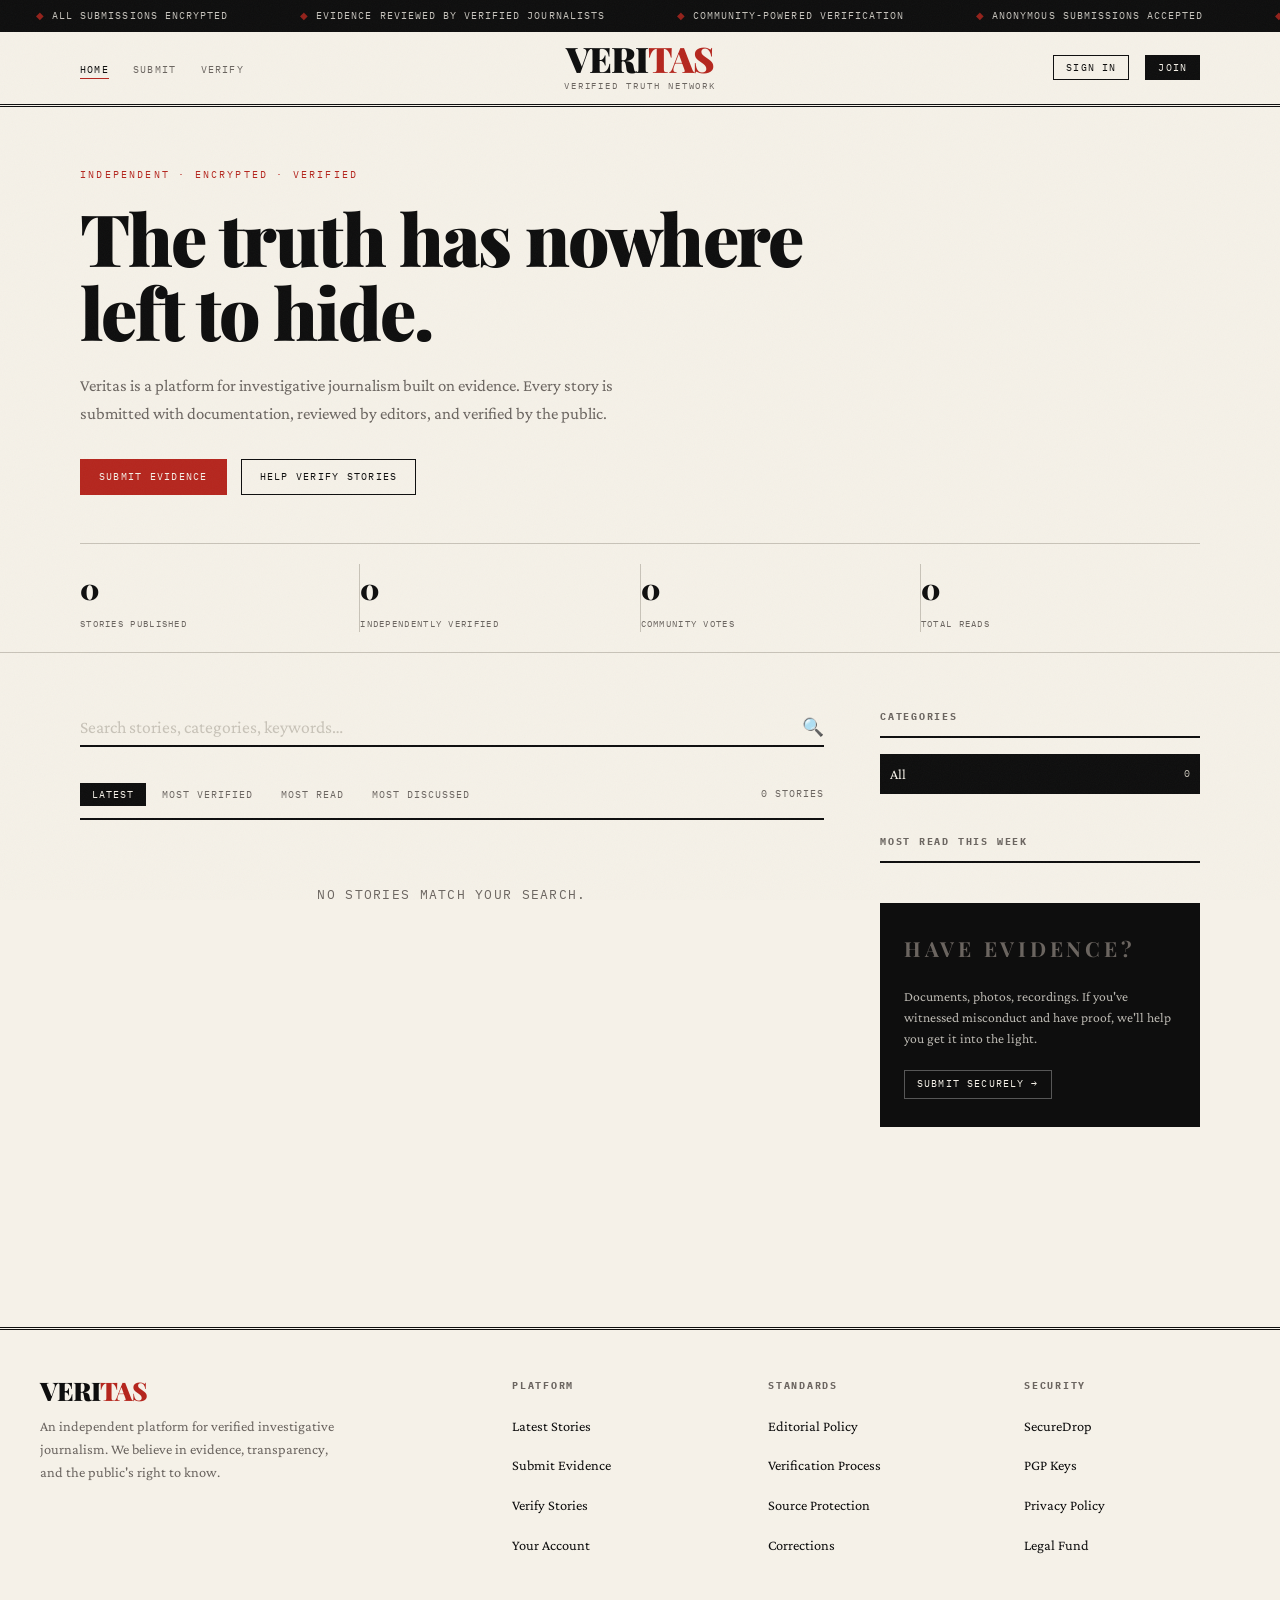
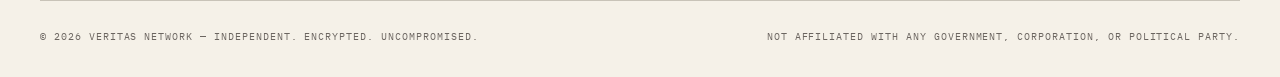
<file: index.html>
<!DOCTYPE html>
<html lang="en">
<head>
  <meta charset="UTF-8"/>
  <meta name="viewport" content="width=device-width, initial-scale=1.0"/>
  <title>Veritas — Verified Truth Network</title>
  <meta name="description" content="Independent investigative journalism powered by community verification. Evidence-first reporting on corruption, misconduct, and the stories power tries to suppress."/>
  <link rel="stylesheet" href="styles.css"/>
  <style>
    /* ---- HERO ---- */
    .hero {
      border-bottom: 1px solid var(--gray-light);
      padding: 60px 0 0;
      margin-bottom: 0;
      overflow: hidden;
    }
    .hero-inner {
      max-width: var(--max-w); margin: 0 auto; padding: 0 40px;
    }
    .hero-kicker {
      font-family: var(--mono); font-size: 0.62rem;
      letter-spacing: 0.22em; text-transform: uppercase; color: var(--red);
      margin-bottom: 16px;
    }
    .hero-headline {
      font-family: var(--serif); font-size: clamp(2.2rem, 6vw, 4.5rem);
      font-weight: 900; line-height: 1.03; letter-spacing: -0.025em;
      max-width: 820px; margin-bottom: 24px;
    }
    .hero-sub {
      font-size: 1.05rem; color: var(--gray); max-width: 540px;
      line-height: 1.65; margin-bottom: 32px;
    }
    .hero-actions { display: flex; gap: 14px; flex-wrap: wrap; margin-bottom: 48px; }
    .hero-stats {
      display: flex; gap: 0;
      border-top: 1px solid var(--gray-light);
      padding: 20px 0;
    }
    .hero-stat {
      flex: 1; padding: 0 32px 0 0;
      border-right: 1px solid var(--gray-light);
    }
    .hero-stat:last-child { border-right: none; }
    .hero-stat-num {
      font-family: var(--serif); font-size: 1.8rem; font-weight: 900;
      letter-spacing: -0.02em; color: var(--ink);
    }
    .hero-stat-label {
      font-family: var(--mono); font-size: 0.58rem;
      letter-spacing: 0.14em; text-transform: uppercase; color: var(--gray); margin-top: 3px;
    }

    /* ---- FEATURED ---- */
    .featured-section { padding: 56px 0 0; }
    .featured-grid {
      display: grid; grid-template-columns: 2fr 1fr;
      gap: 0; border: 1px solid var(--gray-light);
    }
    .featured-main {
      border-right: 1px solid var(--gray-light);
      padding: 36px; cursor: pointer;
      transition: background var(--transition);
    }
    .featured-main:hover { background: rgba(181,38,30,0.02); }
    .featured-sidebar { display: flex; flex-direction: column; }
    .featured-sidebar-item {
      padding: 24px; border-bottom: 1px solid var(--gray-light);
      cursor: pointer; transition: background var(--transition);
    }
    .featured-sidebar-item:last-child { border-bottom: none; }
    .featured-sidebar-item:hover { background: rgba(181,38,30,0.02); }
    .featured-sidebar-item .card-title { font-size: 1.1rem; }

    /* ---- MAIN CONTENT ---- */
    .content-layout {
      max-width: var(--max-w); margin: 0 auto; padding: 0 40px;
      display: grid; grid-template-columns: 1fr 320px; gap: 56px;
      padding-top: 56px; padding-bottom: 80px;
    }
    .feed-controls {
      display: flex; align-items: center; justify-content: space-between;
      margin-bottom: 0; padding-bottom: 12px;
      border-bottom: 2px solid var(--ink); margin-bottom: 24px; gap: 16px; flex-wrap: wrap;
    }
    .feed-sort {
      display: flex; gap: 4px;
    }
    .sort-btn {
      font-family: var(--mono); font-size: 0.62rem; letter-spacing: 0.1em;
      text-transform: uppercase; padding: 5px 12px; background: none; border: none;
      color: var(--gray); transition: all var(--transition); cursor: pointer;
    }
    .sort-btn:hover { color: var(--ink); }
    .sort-btn.active { color: var(--paper); background: var(--ink); }

    /* ---- SIDEBAR ---- */
    .sidebar { }
    .sidebar-section { margin-bottom: 40px; }
    .sidebar-section h3 {
      font-family: var(--mono); font-size: 0.62rem;
      letter-spacing: 0.18em; text-transform: uppercase; color: var(--gray);
      padding-bottom: 10px; border-bottom: 2px solid var(--ink); margin-bottom: 16px;
    }
    .category-list { list-style: none; display: flex; flex-direction: column; gap: 2px; }
    .category-list li a {
      display: flex; justify-content: space-between; align-items: center;
      padding: 8px 10px; font-size: 0.9rem;
      transition: all var(--transition); cursor: pointer; border: none; background: none;
      width: 100%; text-align: left; font-family: var(--body); color: var(--ink);
    }
    .category-list li a:hover, .category-list li a.active { background: var(--ink); color: var(--paper); }
    .category-list .count {
      font-family: var(--mono); font-size: 0.65rem; color: var(--gray-light);
    }
    .category-list li a:hover .count,
    .category-list li a.active .count { color: var(--gray-light); }

    .top-story {
      padding: 14px 0; border-bottom: 1px solid var(--gray-faint);
      cursor: pointer;
    }
    .top-story:first-child { border-top: none; }
    .top-story:last-child { border-bottom: none; }
    .top-story-rank {
      font-family: var(--mono); font-size: 0.7rem; color: var(--red);
      margin-bottom: 4px; font-weight: 500;
    }
    .top-story-title {
      font-family: var(--serif); font-size: 1rem; font-weight: 700;
      line-height: 1.2; margin-bottom: 4px;
      transition: color var(--transition);
    }
    .top-story:hover .top-story-title { color: var(--red); }
    .top-story-meta { font-family: var(--mono); font-size: 0.6rem; color: var(--gray); letter-spacing: 0.08em; }

    .submit-cta {
      background: var(--ink); padding: 28px 24px; color: var(--paper);
    }
    .submit-cta h3 { font-family: var(--serif); font-size: 1.3rem; font-weight: 700; margin-bottom: 8px; }
    .submit-cta p { font-size: 0.85rem; opacity: 0.75; line-height: 1.55; margin-bottom: 18px; }

    @media (max-width: 900px) {
      .featured-grid { grid-template-columns: 1fr; }
      .featured-main { border-right: none; border-bottom: 1px solid var(--gray-light); }
      .content-layout { grid-template-columns: 1fr; gap: 40px; padding: 40px 24px 60px; }
      .hero-inner { padding: 0 24px; }
      .hero-stats { overflow-x: auto; }
      .hero-stat { min-width: 120px; }
      .featured-section { padding: 40px 24px 0; }
    }
    @media (max-width: 600px) {
      .hero { padding: 40px 0 0; }
      .hero-headline { font-size: 2rem; }
      .hero-actions { flex-direction: column; }
      .hero-actions .btn { width: 100%; justify-content: center; }
    }
  </style>
</head>
<body>

<div id="header-mount"></div>
<div id="auth-modal-mount"></div>

<!-- HERO -->
<section class="hero">
  <div class="hero-inner">
    <div class="hero-kicker">Independent · Encrypted · Verified</div>
    <h1 class="hero-headline">The truth has nowhere<br>left to hide.</h1>
    <p class="hero-sub">Veritas is a platform for investigative journalism built on evidence. Every story is submitted with documentation, reviewed by editors, and verified by the public.</p>
    <div class="hero-actions">
      <a href="submit.html" class="btn btn-red">Submit Evidence</a>
      <a href="verify.html" class="btn">Help Verify Stories</a>
    </div>
    <div class="hero-stats" id="heroStats"></div>
  </div>
</section>

<!-- FEATURED -->
<section class="featured-section container" id="featuredSection">
  <div class="section-label" style="margin-bottom:16px;">Featured Stories</div>
  <div class="featured-grid" id="featuredGrid"></div>
</section>

<!-- MAIN CONTENT -->
<div class="content-layout">
  <main>
    <div class="search-bar">
      <input type="text" id="searchInput" placeholder="Search stories, categories, keywords…" />
      <button onclick="performSearch()">🔍</button>
    </div>
    <div class="feed-controls">
      <div class="feed-sort" id="sortControls">
        <button class="sort-btn active" data-sort="date" onclick="setSort('date',this)">Latest</button>
        <button class="sort-btn" data-sort="votes" onclick="setSort('votes',this)">Most Verified</button>
        <button class="sort-btn" data-sort="views" onclick="setSort('views',this)">Most Read</button>
        <button class="sort-btn" data-sort="comments" onclick="setSort('comments',this)">Most Discussed</button>
      </div>
      <span id="feedCount" style="font-family:var(--mono);font-size:0.62rem;color:var(--gray);letter-spacing:0.1em;text-transform:uppercase;"></span>
    </div>
    <div id="articleFeed"></div>
    <div id="noResults" class="hidden" style="padding:40px 0;text-align:center;font-family:var(--mono);font-size:0.8rem;color:var(--gray);letter-spacing:0.1em;text-transform:uppercase;">
      No stories match your search.
    </div>
  </main>

  <aside class="sidebar">
    <div class="sidebar-section">
      <h3>Categories</h3>
      <ul class="category-list" id="categoryList"></ul>
    </div>
    <div class="sidebar-section">
      <h3>Most Read This Week</h3>
      <div id="topStories"></div>
    </div>
    <div class="sidebar-section submit-cta">
      <h3>Have evidence?</h3>
      <p>Documents, photos, recordings. If you've witnessed misconduct and have proof, we'll help you get it into the light.</p>
      <a href="submit.html" class="btn btn-sm" style="border-color:rgba(255,255,255,0.3);color:var(--paper);">Submit Securely →</a>
    </div>
  </aside>
</div>

<div id="footer-mount"></div>

<script src="app.js"></script>
<script>
  let currentSort = 'date';
  let currentCategory = 'All';
  let currentSearch = '';

  function init() {
    document.getElementById('header-mount').innerHTML = renderHeader('index.html');
    document.getElementById('auth-modal-mount').innerHTML = renderAuthModal();
    document.getElementById('footer-mount').innerHTML = renderFooter();
    initMobileNav();
    renderHeroStats();
    renderFeatured();
    renderCategories();
    renderTopStories();
    renderFeed();

    const searchInput = document.getElementById('searchInput');
    searchInput.addEventListener('keydown', e => { if (e.key === 'Enter') performSearch(); });
    searchInput.addEventListener('input', e => {
      if (!e.target.value) { currentSearch = ''; renderFeed(); }
    });
  }

  function renderHeroStats() {
    const articles = Articles.all();
    const totalVotes = articles.reduce((s,a) => s + a.upvotes, 0);
    const verified = articles.filter(a => a.status === 'verified').length;
    const totalViews = articles.reduce((s,a) => s + (a.views || 0), 0);
    document.getElementById('heroStats').innerHTML = `
      <div class="hero-stat"><div class="hero-stat-num">${articles.length}</div><div class="hero-stat-label">Stories Published</div></div>
      <div class="hero-stat"><div class="hero-stat-num">${verified}</div><div class="hero-stat-label">Independently Verified</div></div>
      <div class="hero-stat"><div class="hero-stat-num">${formatNum(totalVotes)}</div><div class="hero-stat-label">Community Votes</div></div>
      <div class="hero-stat"><div class="hero-stat-num">${formatNum(totalViews)}</div><div class="hero-stat-label">Total Reads</div></div>
    `;
  }

  function renderFeatured() {
    const featured = Articles.featured().slice(0, 3);
    if (!featured.length) { document.getElementById('featuredSection').style.display='none'; return; }
    const [main, ...rest] = featured;
    document.getElementById('featuredGrid').innerHTML = `
      <div class="featured-main" onclick="window.location='article.html?id=${main.id}'">
        <div class="card-meta">
          <span class="category">${main.category}</span>
          <span>${formatDate(main.date)}</span>
          <span>By ${main.author}</span>
        </div>
        <h2 class="card-title" style="font-size:1.9rem;margin-bottom:14px;">${main.title}</h2>
        <p style="font-size:1rem;color:var(--gray);line-height:1.6;margin-bottom:20px;">${main.excerpt}</p>
        <div style="display:flex;align-items:center;gap:16px;flex-wrap:wrap;">
          ${trustBadge(main.status)}
          <span style="font-family:var(--mono);font-size:0.65rem;color:var(--gray);">▲ ${formatNum(main.upvotes)} votes · ${formatNum(main.views)} reads</span>
        </div>
      </div>
      <div class="featured-sidebar">
        ${rest.map(a => `
          <div class="featured-sidebar-item" onclick="window.location='article.html?id=${a.id}'">
            <div class="card-meta"><span class="category">${a.category}</span><span>${formatDate(a.date)}</span></div>
            <div class="card-title">${a.title}</div>
            <div style="margin-top:8px;display:flex;gap:10px;align-items:center;">
              ${trustBadge(a.status)}
              <span style="font-family:var(--mono);font-size:0.6rem;color:var(--gray);">▲ ${formatNum(a.upvotes)}</span>
            </div>
          </div>
        `).join('')}
      </div>
    `;
  }

  function renderCategories() {
    const articles = Articles.all();
    const cats = ['All', ...new Set(articles.map(a => a.category))];
    document.getElementById('categoryList').innerHTML = cats.map(cat => {
      const count = cat === 'All' ? articles.length : articles.filter(a => a.category === cat).length;
      return `<li><a href="#" class="${currentCategory === cat ? 'active' : ''}" onclick="filterCategory(event,'${cat}')">
        ${cat} <span class="count">${count}</span>
      </a></li>`;
    }).join('');
  }

  function renderTopStories() {
    const top = Articles.sorted('views').slice(0, 5);
    document.getElementById('topStories').innerHTML = top.map((a,i) => `
      <div class="top-story" onclick="window.location='article.html?id=${a.id}'">
        <div class="top-story-rank">#${i+1}</div>
        <div class="top-story-title">${a.title}</div>
        <div class="top-story-meta">${formatNum(a.views)} reads · ${a.category}</div>
      </div>
    `).join('');
  }

  function renderFeed() {
    let articles;
    if (currentSearch) {
      articles = Articles.search(currentSearch);
    } else {
      articles = currentCategory === 'All' ? Articles.sorted(currentSort) : Articles.byCategory(currentCategory).sort((a,b) => {
        if (currentSort === 'votes') return (b.upvotes - b.downvotes) - (a.upvotes - a.downvotes);
        if (currentSort === 'views') return b.views - a.views;
        if (currentSort === 'comments') return b.comments - a.comments;
        return new Date(b.date) - new Date(a.date);
      });
    }
    document.getElementById('feedCount').textContent = `${articles.length} stor${articles.length === 1 ? 'y' : 'ies'}`;
    document.getElementById('noResults').classList.toggle('hidden', articles.length > 0);
    document.getElementById('articleFeed').innerHTML = articles.map(a => articleCard(a)).join('');
  }

  function articleCard(a) {
    return `
      <div class="article-card" onclick="window.location='article.html?id=${a.id}'" style="cursor:pointer;">
        <div>
          <div class="card-meta">
            <span class="category">${a.category}</span>
            <span>${formatDate(a.date)}</span>
            <span>By ${a.author}</span>
          </div>
          <div class="card-title">${a.title}</div>
          <p class="card-excerpt">${a.excerpt}</p>
          <div class="card-footer">
            ${trustBadge(a.status)}
            <span style="font-family:var(--mono);font-size:0.62rem;color:var(--gray);">▲ ${formatNum(a.upvotes)} · 💬 ${formatNum(a.comments)} · 👁 ${formatNum(a.views)}</span>
            ${a.evidenceCount ? `<span style="font-family:var(--mono);font-size:0.62rem;color:var(--gray);">📎 ${a.evidenceCount} files</span>` : ''}
          </div>
        </div>
        <div class="card-thumb" style="background:${categoryColor(a.category)};color:rgba(255,255,255,0.12);">
          ${a.category.slice(0,1)}
        </div>
      </div>
    `;
  }

  function setSort(sort, btn) {
    currentSort = sort;
    document.querySelectorAll('.sort-btn').forEach(b => b.classList.remove('active'));
    btn.classList.add('active');
    renderFeed();
  }

  function filterCategory(e, cat) {
    e.preventDefault();
    currentCategory = cat;
    currentSearch = '';
    document.getElementById('searchInput').value = '';
    renderCategories();
    renderFeed();
  }

  function performSearch() {
    currentSearch = document.getElementById('searchInput').value.trim();
    currentCategory = 'All';
    renderCategories();
    renderFeed();
  }

  init();
</script>
</body>
</html>
</file>
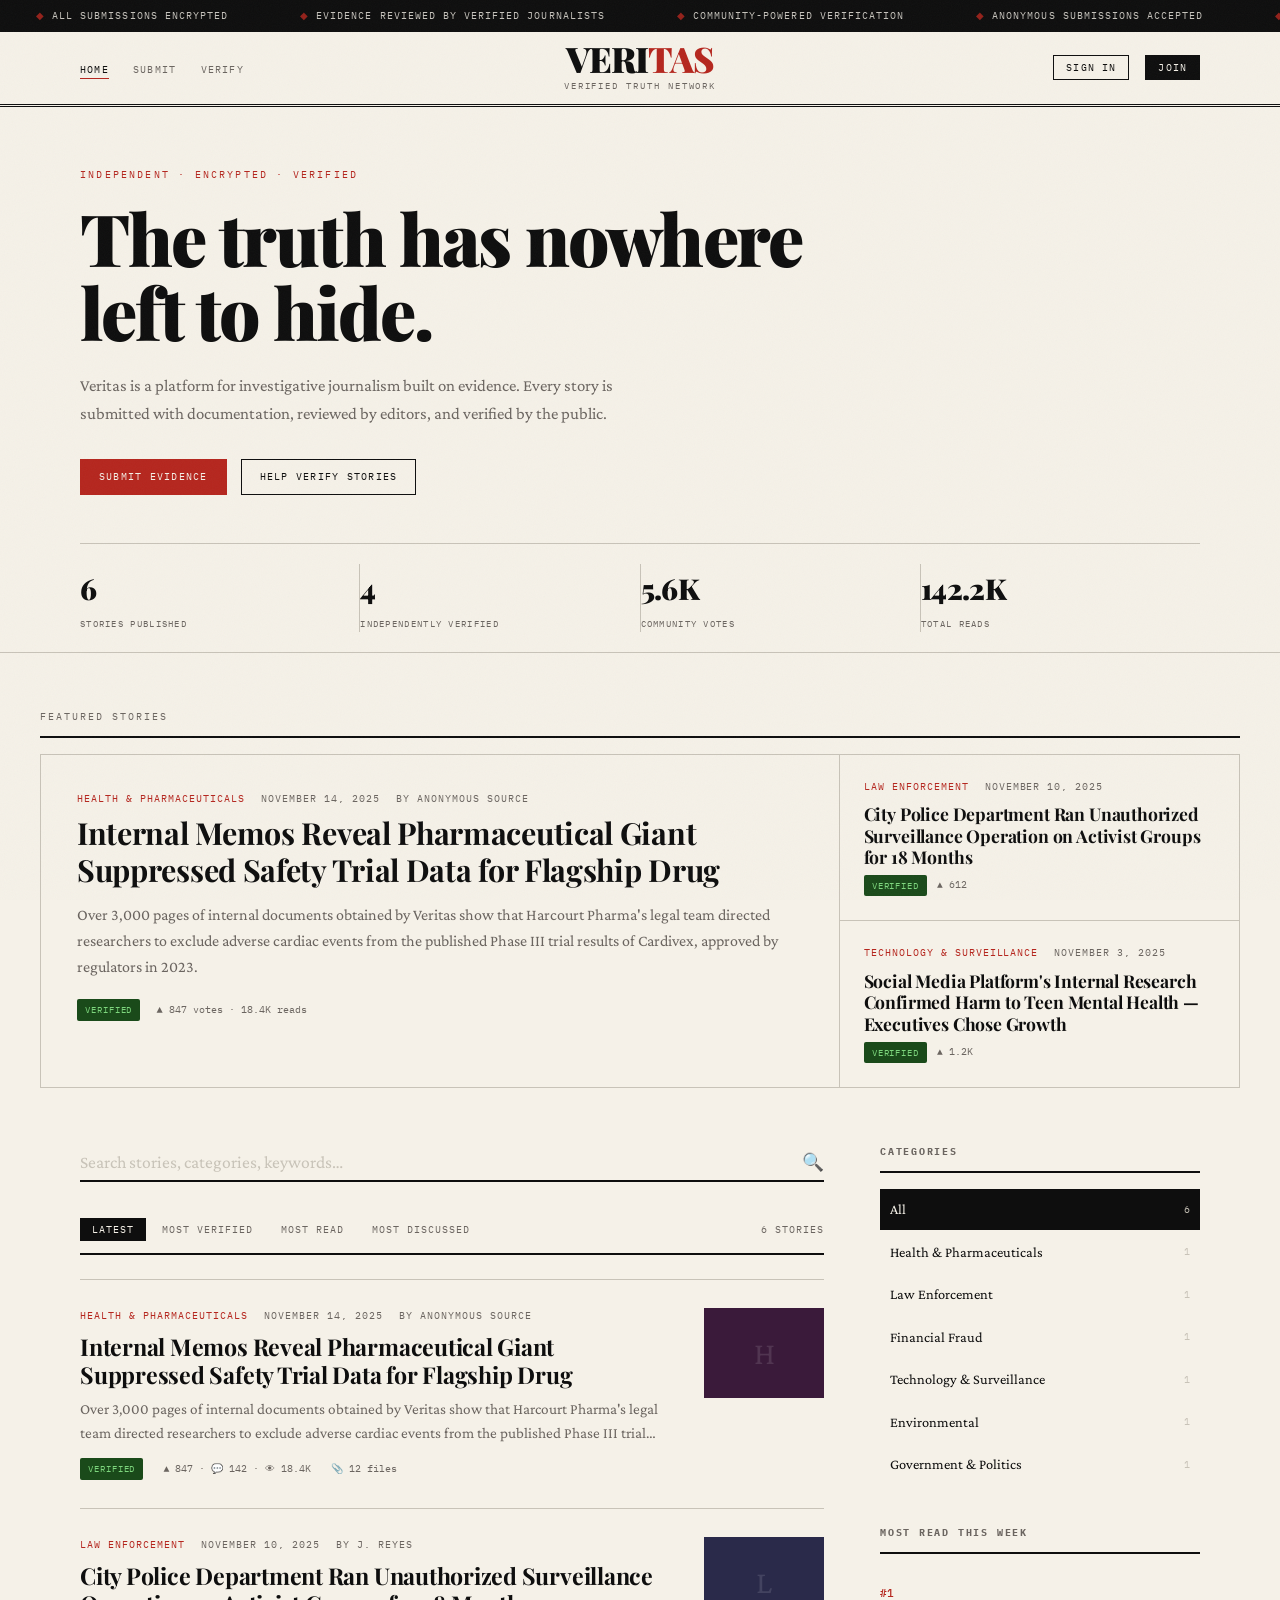
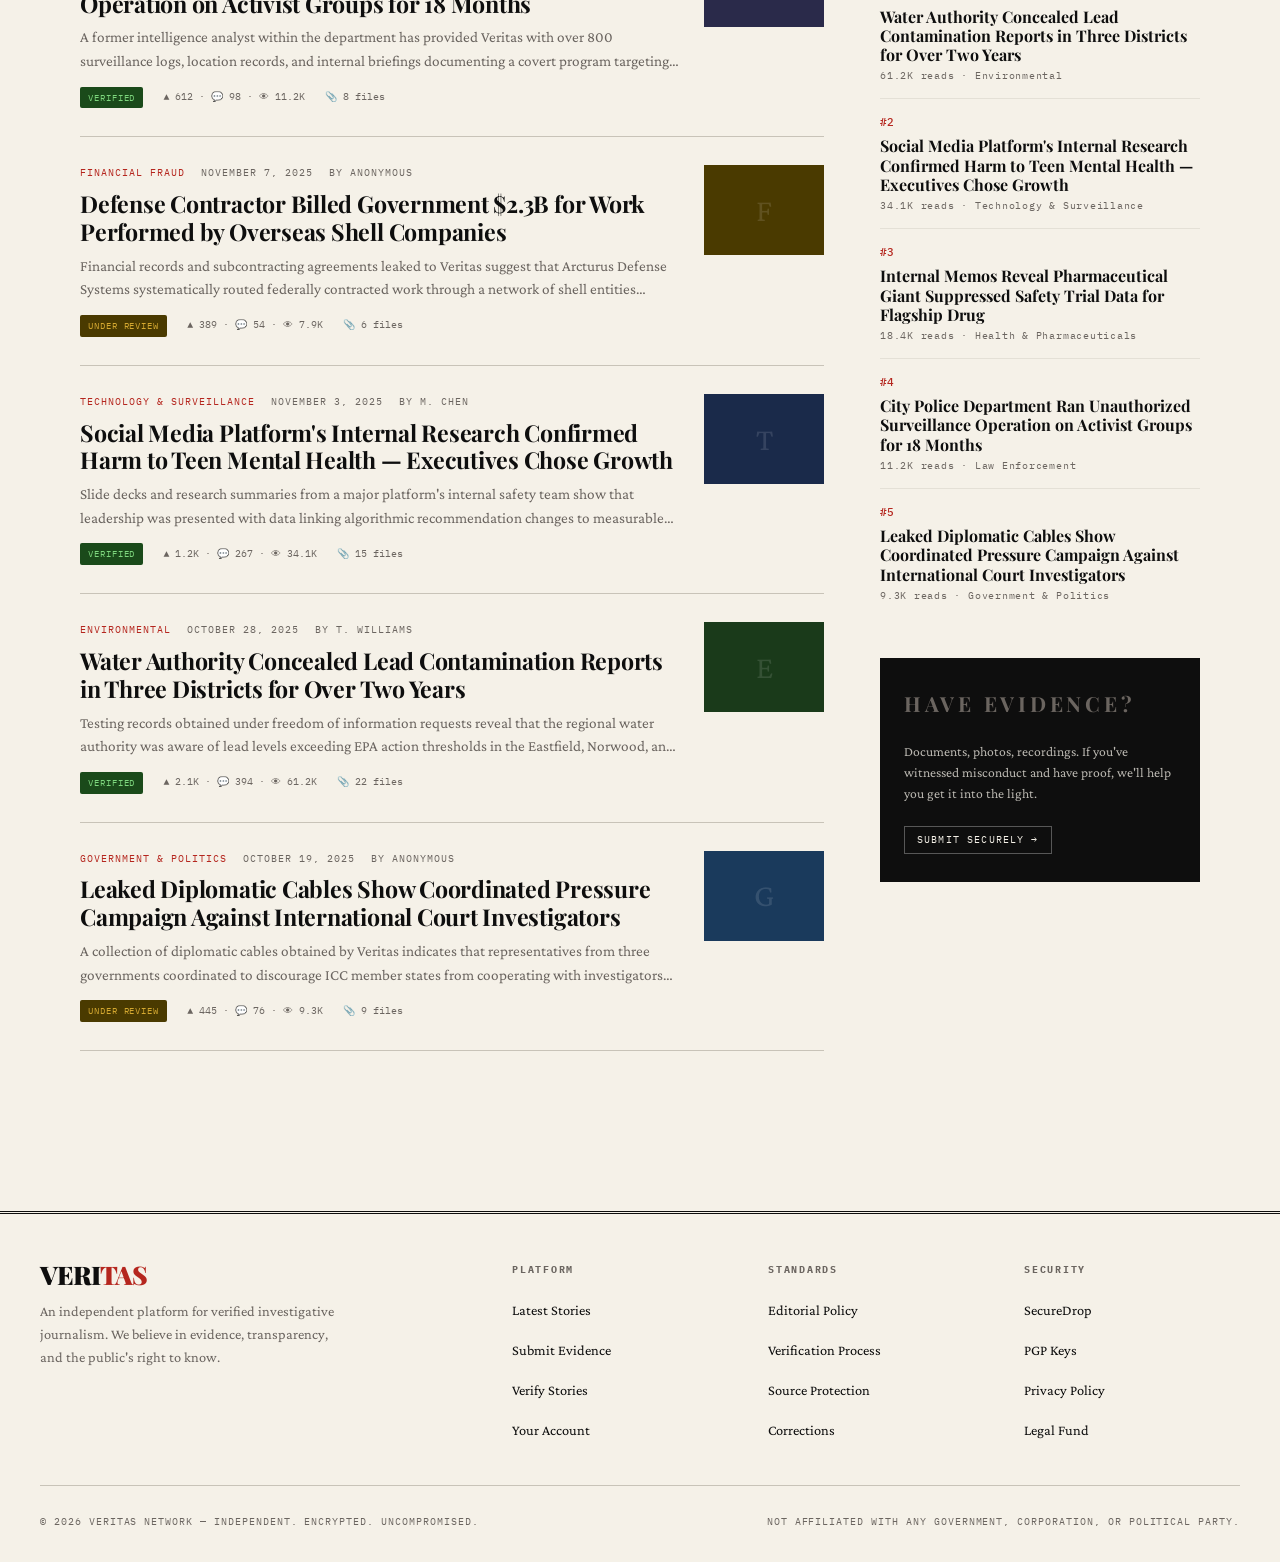
<file: article.html>
<!DOCTYPE html>
<html lang="en">
<head>
  <meta charset="UTF-8"/>
  <meta name="viewport" content="width=device-width, initial-scale=1.0"/>
  <title>Article — Veritas</title>
  <link rel="stylesheet" href="styles.css"/>
  <style>
    .article-layout {
      max-width: var(--max-w); margin: 0 auto; padding: 0 40px;
      display: grid; grid-template-columns: 1fr 300px; gap: 60px;
      padding-top: 56px; padding-bottom: 80px;
    }

    /* ARTICLE HEADER */
    .article-kicker {
      font-family: var(--mono); font-size: 0.65rem;
      letter-spacing: 0.2em; text-transform: uppercase;
      color: var(--red); margin-bottom: 14px;
      display: flex; gap: 20px; align-items: center; flex-wrap: wrap;
    }
    .article-headline {
      font-family: var(--serif); font-size: clamp(1.9rem, 5vw, 3rem);
      font-weight: 900; line-height: 1.08; letter-spacing: -0.02em;
      margin-bottom: 20px;
    }
    .article-dek {
      font-size: 1.2rem; color: var(--gray); line-height: 1.6;
      margin-bottom: 28px; font-style: italic;
    }
    .article-byline {
      display: flex; align-items: center; gap: 16px;
      padding: 18px 0; border-top: 1px solid var(--gray-light);
      border-bottom: 1px solid var(--gray-light); margin-bottom: 36px;
      flex-wrap: wrap; gap: 20px;
    }
    .byline-avatar {
      width: 40px; height: 40px; border-radius: 50%;
      background: var(--ink); display: flex; align-items: center; justify-content: center;
      font-family: var(--serif); font-weight: 700; font-size: 0.9rem; color: var(--paper);
      flex-shrink: 0;
    }
    .byline-info { flex: 1; }
    .byline-name { font-family: var(--mono); font-size: 0.72rem; letter-spacing: 0.1em; font-weight: 500; text-transform: uppercase; }
    .byline-meta { font-family: var(--mono); font-size: 0.62rem; color: var(--gray); letter-spacing: 0.08em; margin-top: 2px; }
    .byline-right { display: flex; gap: 10px; align-items: center; flex-wrap: wrap; }

    /* ARTICLE BODY */
    .article-body {
      font-size: 1.15rem; line-height: 1.75; color: var(--ink);
    }
    .article-body p { margin-bottom: 1.4em; }
    .article-body blockquote {
      border-left: 3px solid var(--red); padding-left: 20px;
      margin: 28px 0; font-style: italic; color: var(--gray);
      font-size: 1.1rem;
    }

    /* EVIDENCE SECTION */
    .evidence-section {
      border: 1px solid var(--gray-light); margin: 40px 0;
    }
    .evidence-header {
      display: flex; align-items: center; justify-content: space-between;
      padding: 16px 20px; border-bottom: 1px solid var(--gray-light);
      background: rgba(14,14,14,0.03);
    }
    .evidence-header h3 {
      font-family: var(--mono); font-size: 0.68rem;
      letter-spacing: 0.14em; text-transform: uppercase;
    }
    .evidence-list { padding: 16px 20px; display: flex; flex-direction: column; gap: 10px; }
    .evidence-item {
      display: flex; align-items: center; gap: 12px;
      padding: 10px 14px; background: var(--gray-faint);
      font-family: var(--mono); font-size: 0.72rem;
    }
    .evidence-item .ei-icon { font-size: 1.1rem; }
    .evidence-item .ei-name { flex: 1; }
    .evidence-item .ei-type { color: var(--gray); font-size: 0.65rem; text-transform: uppercase; letter-spacing: 0.08em; }
    .evidence-item .ei-auth {
      font-size: 0.6rem; letter-spacing: 0.08em; text-transform: uppercase;
      padding: 2px 7px; border: 1px solid currentColor;
    }
    .ei-auth-yes { color: #3d9970; }
    .ei-auth-no  { color: var(--gold); }

    /* VOTING PANEL */
    .vote-panel {
      background: var(--paper-dark); border: 1px solid var(--gray-light);
      padding: 24px; margin: 36px 0; display: flex;
      align-items: center; gap: 24px; flex-wrap: wrap;
    }
    .vote-panel-label {
      font-family: var(--mono); font-size: 0.65rem;
      letter-spacing: 0.14em; text-transform: uppercase; color: var(--gray); flex: 1;
    }
    .vote-panel-label strong { display: block; font-family: var(--serif); font-size: 1rem; color: var(--ink); font-weight: 700; text-transform: none; letter-spacing: 0; margin-top: 4px; }

    /* COMMENTS */
    .comments-section { margin-top: 56px; }
    .comments-section h2 {
      font-family: var(--serif); font-size: 1.5rem; font-weight: 700;
      margin-bottom: 4px;
    }
    .comment-form { margin: 24px 0 36px; }
    .comment-input {
      width: 100%; background: none; border: 1.5px solid var(--gray-light);
      padding: 14px 16px; font-family: var(--body); font-size: 1rem; color: var(--ink);
      outline: none; resize: vertical; min-height: 90px; transition: border-color var(--transition);
      line-height: 1.6;
    }
    .comment-input:focus { border-color: var(--red); }
    .comment-input::placeholder { color: var(--gray-light); }
    .comment-actions { display: flex; justify-content: flex-end; margin-top: 10px; }
    .comment-item {
      padding: 20px 0; border-bottom: 1px solid var(--gray-faint);
      animation: fadeUp 0.25s ease;
    }
    .comment-header { display: flex; align-items: center; gap: 12px; margin-bottom: 10px; }
    .comment-avatar {
      width: 32px; height: 32px; border-radius: 50%; background: var(--ink);
      display: flex; align-items: center; justify-content: center;
      font-family: var(--serif); font-weight: 700; font-size: 0.75rem; color: var(--paper);
      flex-shrink: 0;
    }
    .comment-author { font-family: var(--mono); font-size: 0.68rem; letter-spacing: 0.08em; font-weight: 500; }
    .comment-date { font-family: var(--mono); font-size: 0.6rem; color: var(--gray); }
    .comment-text { font-size: 1rem; line-height: 1.6; color: var(--ink); }
    .no-comments { font-family: var(--mono); font-size: 0.75rem; color: var(--gray); letter-spacing: 0.1em; text-transform: uppercase; padding: 32px 0; }

    /* SIDEBAR */
    .article-sidebar {}
    .sidebar-sticky { position: sticky; top: 96px; }
    .trust-widget {
      border: 1px solid var(--gray-light); padding: 24px; margin-bottom: 24px;
    }
    .trust-widget h3 {
      font-family: var(--mono); font-size: 0.65rem;
      letter-spacing: 0.16em; text-transform: uppercase; color: var(--gray);
      margin-bottom: 16px; padding-bottom: 10px; border-bottom: 2px solid var(--ink);
    }
    .trust-score-big {
      font-family: var(--serif); font-size: 3rem; font-weight: 900;
      line-height: 1; margin-bottom: 4px;
    }
    .trust-score-label { font-family: var(--mono); font-size: 0.6rem; letter-spacing: 0.1em; text-transform: uppercase; color: var(--gray); margin-bottom: 16px; }
    .verify-btns { display: flex; gap: 8px; flex-direction: column; }
    .related-item {
      padding: 14px 0; border-bottom: 1px solid var(--gray-faint); cursor: pointer;
    }
    .related-item:last-child { border-bottom: none; }
    .related-item:hover .related-title { color: var(--red); }
    .related-title { font-family: var(--serif); font-size: 0.95rem; font-weight: 700; line-height: 1.25; margin-bottom: 4px; transition: color var(--transition); }
    .related-meta { font-family: var(--mono); font-size: 0.6rem; color: var(--gray); letter-spacing: 0.08em; text-transform: uppercase; }

    .breadcrumb {
      font-family: var(--mono); font-size: 0.62rem; letter-spacing: 0.1em;
      text-transform: uppercase; color: var(--gray); padding: 20px 40px 0;
      max-width: var(--max-w); margin: 0 auto;
    }
    .breadcrumb a { color: var(--gray); transition: color var(--transition); }
    .breadcrumb a:hover { color: var(--red); }
    .breadcrumb span { padding: 0 8px; }

    @media (max-width: 900px) {
      .article-layout { grid-template-columns: 1fr; gap: 40px; padding: 32px 24px 60px; }
      .sidebar-sticky { position: static; }
      .breadcrumb { padding: 16px 24px 0; }
    }
  </style>
</head>
<body>
<div id="header-mount"></div>
<div id="auth-modal-mount"></div>
<div class="breadcrumb"><a href="index.html">Home</a><span>/</span><span id="breadcrumbCat">Article</span></div>
<div class="article-layout">
  <main id="articleMain"></main>
  <aside class="article-sidebar"><div class="sidebar-sticky" id="articleSidebar"></div></aside>
</div>
<div id="footer-mount"></div>

<script src="app.js"></script>
<script>
  const params = new URLSearchParams(window.location.search);
  const articleId = params.get('id');

  function init() {
    document.getElementById('header-mount').innerHTML = renderHeader('');
    document.getElementById('auth-modal-mount').innerHTML = renderAuthModal();
    document.getElementById('footer-mount').innerHTML = renderFooter();
    initMobileNav();
    if (!articleId) { window.location.href = 'index.html'; return; }
    const article = Articles.get(articleId);
    if (!article) { window.location.href = 'index.html'; return; }
    // increment views
    Articles.update(articleId, { views: (article.views || 0) + 1 });
    document.title = article.title + ' — Veritas';
    document.getElementById('breadcrumbCat').textContent = article.category;
    renderArticle(article);
    renderSidebar(article);
  }

  function renderArticle(a) {
    const userVote = Voting.getUserVote(a.id);
    const evidenceItems = generateEvidenceItems(a);
    const comments = Comments.get(a.id);

    document.getElementById('articleMain').innerHTML = `
      <div class="article-kicker">
        <span style="color:var(--red);">${a.category}</span>
        <span>${formatDate(a.date)}</span>
        ${trustBadge(a.status)}
      </div>
      <h1 class="article-headline">${a.title}</h1>
      <p class="article-dek">${a.excerpt}</p>
      <div class="article-byline">
        <div class="byline-avatar">${getAuthorAvatar(a.author)}</div>
        <div class="byline-info">
          <div class="byline-name">${a.author}</div>
          <div class="byline-meta">Published ${formatDate(a.date)} · ${formatNum(a.views || 0)} reads</div>
        </div>
        <div class="byline-right">
          ${trustBadge(a.status)}
          ${a.evidenceCount ? `<span style="font-family:var(--mono);font-size:0.62rem;color:var(--gray);">📎 ${a.evidenceCount} evidence files</span>` : ''}
        </div>
      </div>

      <div class="article-body" id="articleBody">
        ${a.content.split('\n\n').map(p => p.trim() ? `<p>${p}</p>` : '').join('')}
      </div>

      ${evidenceItems}

      <div class="vote-panel">
        <div class="vote-panel-label">
          Was this reporting credible and important?
          <strong>Cast your verification vote</strong>
        </div>
        <div style="display:flex;gap:10px;flex-wrap:wrap;">
          <button class="vote-btn ${userVote === 'up' ? 'voted-up' : ''}" id="upBtn" onclick="handleVote('up')">
            ▲ Credible <span id="upCount">${formatNum(a.upvotes)}</span>
          </button>
          <button class="vote-btn ${userVote === 'down' ? 'voted-down' : ''}" id="downBtn" onclick="handleVote('down')">
            ▼ Disputed <span id="downCount">${formatNum(a.downvotes)}</span>
          </button>
        </div>
      </div>

      ${scoreBar(a.verifiedBy, a.disputedBy)}

      <div class="tags-row" style="margin:28px 0;display:flex;gap:8px;flex-wrap:wrap;">
        ${(a.tags||[]).map(t => `<span style="font-family:var(--mono);font-size:0.62rem;letter-spacing:0.1em;text-transform:uppercase;padding:4px 10px;border:1px solid var(--gray-light);color:var(--gray);">${t}</span>`).join('')}
      </div>

      <div class="comments-section">
        <h2>Discussion <span style="font-family:var(--mono);font-size:0.9rem;color:var(--gray);font-weight:400;">(${comments.length})</span></h2>
        <div class="comment-form">
          <textarea class="comment-input" id="commentInput" placeholder="Add to the record — be factual, be specific…"></textarea>
          <div class="comment-actions">
            <button class="btn btn-solid btn-sm" onclick="submitComment()">Post Comment</button>
          </div>
        </div>
        <div id="commentsList">
          ${renderComments(comments)}
        </div>
      </div>
    `;
  }

  function generateEvidenceItems(a) {
    if (!a.evidenceCount) return '';
    const types = a.evidenceTypes || [];
    const icons = { document: '📄', photo: '🖼', video: '🎥' };
    const names = {
      document: ['Internal memorandum', 'Email correspondence chain', 'Financial records', 'Subcontracting agreement', 'Regulatory filing', 'Internal briefing document'],
      photo: ['Photographic evidence', 'Screenshot record', 'Scanned document image'],
      video: ['Video recording']
    };
    const items = Array.from({ length: a.evidenceCount }, (_, i) => {
      const type = types[i % types.length] || 'document';
      const nameArr = names[type] || names.document;
      const name = nameArr[i % nameArr.length];
      const authenticated = i < Math.floor(a.evidenceCount * 0.75);
      return `
        <div class="evidence-item">
          <span class="ei-icon">${icons[type] || '📄'}</span>
          <span class="ei-name">${name} (${String.fromCharCode(65 + (i % 26))}-${String(i+1).padStart(3,'0')})</span>
          <span class="ei-type">${type}</span>
          <span class="ei-auth ${authenticated ? 'ei-auth-yes' : 'ei-auth-no'}">${authenticated ? 'Authenticated' : 'Pending'}</span>
        </div>
      `;
    }).join('');
    return `
      <div class="evidence-section">
        <div class="evidence-header">
          <h3>📎 Evidence Files (${a.evidenceCount})</h3>
          <span style="font-family:var(--mono);font-size:0.62rem;color:var(--gray);">${Math.floor(a.evidenceCount * 0.75)} authenticated · ${Math.ceil(a.evidenceCount * 0.25)} pending review</span>
        </div>
        <div class="evidence-list">${items}</div>
      </div>
    `;
  }

  function renderComments(comments) {
    if (!comments.length) return '<div class="no-comments">Be the first to comment.</div>';
    return comments.map(c => `
      <div class="comment-item">
        <div class="comment-header">
          <div class="comment-avatar">${c.avatar || c.author.slice(0,2).toUpperCase()}</div>
          <span class="comment-author">${c.author}</span>
          <span class="comment-date">${c.date}</span>
        </div>
        <p class="comment-text">${escapeHtml(c.text)}</p>
      </div>
    `).join('');
  }

  function escapeHtml(str) {
    return str.replace(/&/g,'&amp;').replace(/</g,'&lt;').replace(/>/g,'&gt;');
  }

  function getAuthorAvatar(name) {
    if (!name || name.toLowerCase().includes('anonymous')) return 'AN';
    return name.split(' ').map(w=>w[0]).join('').slice(0,2).toUpperCase();
  }

  function renderSidebar(a) {
    const total = (a.verifiedBy || 0) + (a.disputedBy || 0);
    const pct = total > 0 ? Math.round(((a.verifiedBy || 0) / total) * 100) : 0;
    const userVerify = Store.get('verifies') ? (Store.get('verifies')[((Auth.current()||{}).id||'') + '_verify_' + a.id]) : null;
    const related = Articles.byCategory(a.category).filter(r => r.id !== a.id).slice(0,4);

    document.getElementById('articleSidebar').innerHTML = `
      <div class="trust-widget">
        <h3>Community Trust Score</h3>
        <div class="trust-score-big" style="color:${pct >= 70 ? '#3d9970' : pct >= 40 ? 'var(--gold)' : 'var(--red)'};">${pct}%</div>
        <div class="trust-score-label">${a.verifiedBy || 0} verified · ${a.disputedBy || 0} disputed</div>
        <div class="trust-bar-wrap" style="margin-bottom:20px;"><div class="trust-bar-fill" style="width:${pct}%;background:${pct >= 70 ? '#3d9970' : pct >= 40 ? 'var(--gold)' : 'var(--red)'}"></div></div>
        <div class="verify-btns">
          <button class="btn btn-sm ${userVerify === 'verified' ? 'btn-solid' : ''}" style="width:100%;justify-content:center;" onclick="handleVerify('verified')">
            ✓ Mark as Verified
          </button>
          <button class="btn btn-sm ${userVerify === 'disputed' ? 'btn-red' : ''}" style="width:100%;justify-content:center;" onclick="handleVerify('disputed')">
            ✗ Dispute This Story
          </button>
        </div>
      </div>

      ${related.length ? `
        <div class="trust-widget">
          <h3>Related Stories</h3>
          ${related.map(r => `
            <div class="related-item" onclick="window.location='article.html?id=${r.id}'">
              <div class="related-title">${r.title}</div>
              <div class="related-meta">${formatDate(r.date)} · ${trustBadge(r.status)}</div>
            </div>
          `).join('')}
        </div>
      ` : ''}

      <div class="trust-widget" style="background:var(--ink);color:var(--paper);border-color:var(--ink);">
        <h3 style="color:rgba(255,255,255,0.5);">Know Something?</h3>
        <p style="font-size:0.9rem;opacity:0.75;line-height:1.55;margin-bottom:16px;">If you have additional evidence related to this story, submit it securely.</p>
        <a href="submit.html" class="btn btn-sm" style="border-color:rgba(255,255,255,0.3);color:var(--paper);width:100%;justify-content:center;">Add Evidence →</a>
      </div>
    `;
  }

  function handleVote(direction) {
    if (!Auth.isLoggedIn()) { openAuthModal('login'); return; }
    Voting.vote(articleId, direction);
    const a = Articles.get(articleId);
    const userVote = Voting.getUserVote(articleId);
    document.getElementById('upCount').textContent = formatNum(a.upvotes);
    document.getElementById('downCount').textContent = formatNum(a.downvotes);
    document.getElementById('upBtn').className = 'vote-btn ' + (userVote === 'up' ? 'voted-up' : '');
    document.getElementById('downBtn').className = 'vote-btn ' + (userVote === 'down' ? 'voted-down' : '');
    showToast(userVote ? 'Vote recorded.' : 'Vote removed.', 'success');
  }

  function handleVerify(direction) {
    if (!Auth.isLoggedIn()) { openAuthModal('login'); return; }
    Voting.verify(articleId, direction);
    const a = Articles.get(articleId);
    renderSidebar(a);
    showToast(direction === 'verified' ? 'Marked as verified.' : 'Story disputed.', direction === 'verified' ? 'success' : 'warning');
  }

  function submitComment() {
    const input = document.getElementById('commentInput');
    if (!Auth.isLoggedIn()) { openAuthModal('login'); return; }
    const comment = Comments.add(articleId, input.value);
    if (!comment) return;
    input.value = '';
    const comments = Comments.get(articleId);
    document.getElementById('commentsList').innerHTML = renderComments(comments);
    // update article headline comment count
    const a = Articles.get(articleId);
    showToast('Comment posted.', 'success');
  }

  init();
</script>
</body>
</html>
</file>
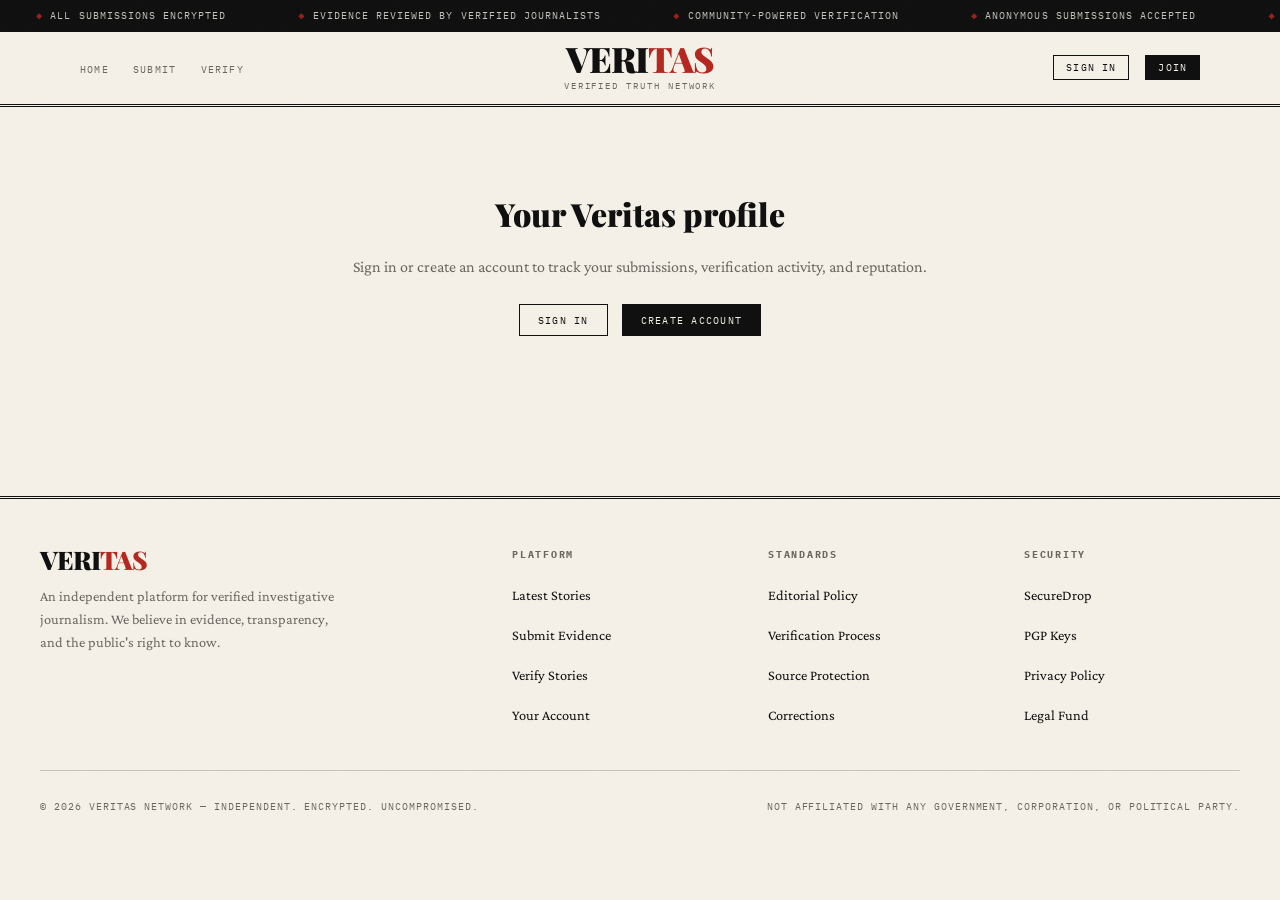
<file: profile.html>
<!DOCTYPE html>
<html lang="en">
<head>
  <meta charset="UTF-8"/>
  <meta name="viewport" content="width=device-width, initial-scale=1.0"/>
  <title>Profile — Veritas</title>
  <link rel="stylesheet" href="styles.css"/>
  <style>
    .profile-layout {
      max-width: var(--max-w); margin: 0 auto;
      padding: 56px 40px 100px;
    }
    .profile-hero {
      display: flex; align-items: center; gap: 28px;
      padding-bottom: 36px; border-bottom: 1px solid var(--gray-light); margin-bottom: 48px;
    }
    .profile-avatar-lg {
      width: 80px; height: 80px; border-radius: 50%; background: var(--ink);
      display: flex; align-items: center; justify-content: center;
      font-family: var(--serif); font-size: 2rem; font-weight: 900;
      color: var(--paper); flex-shrink: 0;
    }
    .profile-name { font-family: var(--serif); font-size: 2rem; font-weight: 900; margin-bottom: 4px; }
    .profile-handle { font-family: var(--mono); font-size: 0.75rem; color: var(--gray); letter-spacing: 0.1em; }
    .profile-role-badge {
      font-family: var(--mono); font-size: 0.62rem; letter-spacing: 0.1em;
      text-transform: uppercase; padding: 3px 10px; border: 1px solid var(--ink);
      margin-left: 12px;
    }
    .profile-stats {
      display: flex; gap: 36px; flex-wrap: wrap;
      padding: 20px 0; margin-bottom: 0;
    }
    .pstat { text-align: center; }
    .pstat-num { font-family: var(--serif); font-size: 2rem; font-weight: 900; line-height: 1; }
    .pstat-label { font-family: var(--mono); font-size: 0.58rem; letter-spacing: 0.12em; text-transform: uppercase; color: var(--gray); margin-top: 4px; }

    .profile-grid {
      display: grid; grid-template-columns: 1fr 320px; gap: 56px;
    }

    .submission-item {
      padding: 20px 0; border-bottom: 1px solid var(--gray-faint); cursor: pointer;
    }
    .submission-item:hover .si-title { color: var(--red); }
    .si-meta { font-family: var(--mono); font-size: 0.62rem; letter-spacing: 0.1em; text-transform: uppercase; color: var(--gray); margin-bottom: 6px; display: flex; gap: 14px; flex-wrap: wrap; }
    .si-title { font-family: var(--serif); font-size: 1.1rem; font-weight: 700; transition: color var(--transition); margin-bottom: 6px; }
    .si-stats { font-family: var(--mono); font-size: 0.62rem; color: var(--gray); display: flex; gap: 14px; flex-wrap: wrap; }

    .settings-form { max-width: 480px; }
    .settings-section { margin-bottom: 36px; }
    .settings-section h3 {
      font-family: var(--mono); font-size: 0.65rem; letter-spacing: 0.16em;
      text-transform: uppercase; color: var(--gray);
      padding-bottom: 10px; border-bottom: 1.5px solid var(--gray-light); margin-bottom: 20px;
    }

    .empty-submissions {
      padding: 48px 0; font-family: var(--mono); font-size: 0.78rem;
      color: var(--gray); letter-spacing: 0.1em; text-transform: uppercase;
    }

    .not-logged-in {
      text-align: center; padding: 80px 40px;
    }
    .not-logged-in h2 { font-family: var(--serif); font-size: 2rem; font-weight: 900; margin-bottom: 12px; }
    .not-logged-in p { font-size: 1rem; color: var(--gray); margin-bottom: 24px; }
    .not-logged-in .btn-row { display: flex; gap: 14px; justify-content: center; flex-wrap: wrap; }

    @media (max-width: 900px) {
      .profile-layout { padding: 40px 24px 80px; }
      .profile-grid { grid-template-columns: 1fr; gap: 40px; }
      .profile-hero { flex-direction: column; align-items: flex-start; gap: 16px; }
    }
  </style>
</head>
<body>
<div id="header-mount"></div>
<div id="auth-modal-mount"></div>
<div id="page-content"></div>
<div id="footer-mount"></div>

<script src="app.js"></script>
<script>
  function init() {
    document.getElementById('header-mount').innerHTML = renderHeader('profile.html');
    document.getElementById('auth-modal-mount').innerHTML = renderAuthModal();
    document.getElementById('footer-mount').innerHTML = renderFooter();
    initMobileNav();

    const user = Auth.current();
    if (!user) {
      document.getElementById('page-content').innerHTML = `
        <div class="not-logged-in">
          <h2>Your Veritas profile</h2>
          <p>Sign in or create an account to track your submissions, verification activity, and reputation.</p>
          <div class="btn-row">
            <button class="btn" onclick="openAuthModal('login')">Sign In</button>
            <button class="btn btn-solid" onclick="openAuthModal('register')">Create Account</button>
          </div>
        </div>
      `;
      return;
    }
    renderProfile(user);
  }

  function renderProfile(user) {
    const mySubmissions = Articles.all().filter(a => a.authorId === user.id);
    const totalVotes = mySubmissions.reduce((s,a) => s + a.upvotes, 0);
    const totalViews = mySubmissions.reduce((s,a) => s + (a.views||0), 0);
    const verifyVotes = Object.keys(Store.get('verifies',{})).filter(k => k.startsWith(user.id+'_verify_')).length;

    document.getElementById('page-content').innerHTML = `
      <div class="profile-layout">
        <div class="profile-hero">
          <div class="profile-avatar-lg">${user.avatar}</div>
          <div style="flex:1;">
            <div style="display:flex;align-items:center;flex-wrap:wrap;gap:8px;margin-bottom:4px;">
              <div class="profile-name">${user.name}</div>
              <span class="profile-role-badge">${user.role}</span>
              ${user.verified ? '<span class="trust-pill trust-verified" style="margin-left:4px;">✓ Verified</span>' : ''}
            </div>
            <div class="profile-handle">@${user.handle} · Member since ${formatDate(user.joined)}</div>
            ${user.bio ? `<p style="margin-top:8px;font-size:0.95rem;color:var(--gray);">${user.bio}</p>` : ''}
          </div>
          <button class="btn btn-sm" onclick="switchProfileTab('settings', this)">Edit Profile</button>
        </div>

        <div class="profile-stats">
          <div class="pstat"><div class="pstat-num">${mySubmissions.length}</div><div class="pstat-label">Submissions</div></div>
          <div class="pstat"><div class="pstat-num">${formatNum(totalVotes)}</div><div class="pstat-label">Votes Received</div></div>
          <div class="pstat"><div class="pstat-num">${formatNum(totalViews)}</div><div class="pstat-label">Story Reads</div></div>
          <div class="pstat"><div class="pstat-num">${verifyVotes}</div><div class="pstat-label">Stories Verified</div></div>
          <div class="pstat"><div class="pstat-num">${user.reputation || 0}</div><div class="pstat-label">Reputation</div></div>
        </div>

        <div class="tabs" style="margin-top:36px;margin-bottom:0;">
          <button class="tab-btn active" id="tabSubmissions" onclick="switchProfileTab('submissions',this)">My Submissions</button>
          <button class="tab-btn" id="tabSettings" onclick="switchProfileTab('settings',this)">Settings</button>
        </div>

        <div class="profile-grid" style="margin-top:36px;">
          <div>
            <div id="profileTabContent">
              ${renderSubmissions(mySubmissions)}
            </div>
          </div>
          <aside>
            <div style="border:1px solid var(--gray-light);padding:24px;margin-bottom:24px;">
              <div style="font-family:var(--mono);font-size:0.62rem;letter-spacing:0.16em;text-transform:uppercase;color:var(--gray);padding-bottom:10px;border-bottom:2px solid var(--ink);margin-bottom:16px;">Account Status</div>
              <div style="display:flex;flex-direction:column;gap:12px;">
                <div style="display:flex;justify-content:space-between;align-items:center;">
                  <span style="font-size:0.9rem;">Role</span>
                  <span style="font-family:var(--mono);font-size:0.7rem;text-transform:uppercase;letter-spacing:0.08em;">${user.role}</span>
                </div>
                <div style="display:flex;justify-content:space-between;align-items:center;">
                  <span style="font-size:0.9rem;">Verified</span>
                  <span style="font-family:var(--mono);font-size:0.7rem;">${user.verified ? '✓ Yes' : '✗ No'}</span>
                </div>
                <div style="display:flex;justify-content:space-between;align-items:center;">
                  <span style="font-size:0.9rem;">Reputation</span>
                  <span style="font-family:var(--mono);font-size:0.7rem;color:var(--gold);">${user.reputation || 0}</span>
                </div>
              </div>
            </div>
            <div style="border:1px solid var(--gray-light);padding:24px;margin-bottom:24px;">
              <div style="font-family:var(--mono);font-size:0.62rem;letter-spacing:0.16em;text-transform:uppercase;color:var(--gray);padding-bottom:10px;border-bottom:2px solid var(--ink);margin-bottom:16px;">Quick Actions</div>
              <div style="display:flex;flex-direction:column;gap:10px;">
                <a href="submit.html" class="btn btn-solid btn-sm" style="justify-content:center;">+ Submit Evidence</a>
                <a href="verify.html" class="btn btn-sm" style="justify-content:center;">Help Verify Stories</a>
              </div>
            </div>
            ${!user.verified ? `
              <div style="background:var(--ink);color:var(--paper);padding:24px;">
                <div style="font-family:var(--mono);font-size:0.62rem;letter-spacing:0.14em;text-transform:uppercase;color:rgba(255,255,255,0.45);margin-bottom:12px;">Become Verified</div>
                <p style="font-size:0.85rem;opacity:0.75;line-height:1.55;margin-bottom:16px;">Apply for verified journalist or contributor status. Increases your trust score and unlocks editorial tools.</p>
                <button class="btn btn-sm" style="border-color:rgba(255,255,255,0.3);color:var(--paper);width:100%;justify-content:center;" onclick="showToast('Verification request sent. Our team will review your application.','success')">Apply for Verification</button>
              </div>
            ` : ''}
          </aside>
        </div>
      </div>
    `;
  }

  function renderSubmissions(submissions) {
    if (!submissions.length) return `
      <div class="empty-submissions">You haven't submitted any stories yet.</div>
      <a href="submit.html" class="btn btn-solid" style="margin-top:16px;">Submit Your First Story</a>
    `;
    return submissions.map(a => `
      <div class="submission-item" onclick="window.location='article.html?id=${a.id}'">
        <div class="si-meta">
          <span style="color:var(--red);">${a.category}</span>
          <span>${formatDate(a.date)}</span>
          ${trustBadge(a.status)}
        </div>
        <div class="si-title">${a.title}</div>
        <div class="si-stats">
          <span>▲ ${formatNum(a.upvotes)} votes</span>
          <span>👁 ${formatNum(a.views||0)} reads</span>
          <span>💬 ${a.comments} comments</span>
          <span>✓ ${a.verifiedBy||0} verified</span>
          ${a.evidenceCount ? `<span>📎 ${a.evidenceCount} files</span>` : ''}
        </div>
      </div>
    `).join('');
  }

  function switchProfileTab(tab, btn) {
    const user = Auth.current();
    if (!user) return;
    document.querySelectorAll('.tab-btn').forEach(b => b.classList.remove('active'));
    if (btn) btn.classList.add('active');

    const contentEl = document.getElementById('profileTabContent');
    if (tab === 'submissions') {
      document.getElementById('tabSubmissions').classList.add('active');
      const mySubmissions = Articles.all().filter(a => a.authorId === user.id);
      contentEl.innerHTML = renderSubmissions(mySubmissions);
    } else if (tab === 'settings') {
      document.getElementById('tabSettings').classList.add('active');
      contentEl.innerHTML = renderSettings(user);
    }
  }

  function renderSettings(user) {
    return `
      <div class="settings-form">
        <div class="settings-section">
          <h3>Profile Information</h3>
          <div class="form-group">
            <label class="form-label">Display Name</label>
            <input class="form-input" type="text" id="settName" value="${user.name}" />
          </div>
          <div class="form-group">
            <label class="form-label">Bio</label>
            <textarea class="form-textarea" id="settBio" style="min-height:80px;">${user.bio || ''}</textarea>
          </div>
          <button class="btn btn-solid btn-sm" onclick="saveSettings()">Save Changes</button>
        </div>
        <div class="settings-section">
          <h3>Account</h3>
          <div style="display:flex;flex-direction:column;gap:12px;">
            <div style="display:flex;justify-content:space-between;align-items:center;padding:12px 0;border-bottom:1px solid var(--gray-faint);">
              <span style="font-size:0.9rem;">Email</span>
              <span style="font-family:var(--mono);font-size:0.72rem;color:var(--gray);">${user.email || 'Not set'}</span>
            </div>
            <div style="display:flex;justify-content:space-between;align-items:center;padding:12px 0;border-bottom:1px solid var(--gray-faint);">
              <span style="font-size:0.9rem;">Member Since</span>
              <span style="font-family:var(--mono);font-size:0.72rem;color:var(--gray);">${formatDate(user.joined)}</span>
            </div>
          </div>
        </div>
        <div class="settings-section">
          <h3>Danger Zone</h3>
          <button class="btn btn-sm" style="border-color:var(--red);color:var(--red);" onclick="confirmSignOut()">Sign Out</button>
        </div>
      </div>
    `;
  }

  function saveSettings() {
    const user = Auth.current();
    if (!user) return;
    const name = document.getElementById('settName').value.trim();
    const bio = document.getElementById('settBio').value.trim();
    if (!name) { showToast('Name cannot be empty.', 'warning'); return; }
    const updated = { ...user, name, bio, avatar: name.slice(0,2).toUpperCase() };
    Auth.login(updated);
    const users = Store.get('users', []);
    const i = users.findIndex(u => u.id === user.id);
    if (i > -1) { users[i] = { ...users[i], name, bio, avatar: updated.avatar }; Store.set('users', users); }
    showToast('Profile updated.', 'success');
    setTimeout(() => window.location.reload(), 600);
  }

  function confirmSignOut() {
    if (confirm('Are you sure you want to sign out?')) handleLogout();
  }

  init();
</script>
</body>
</html>
</file>
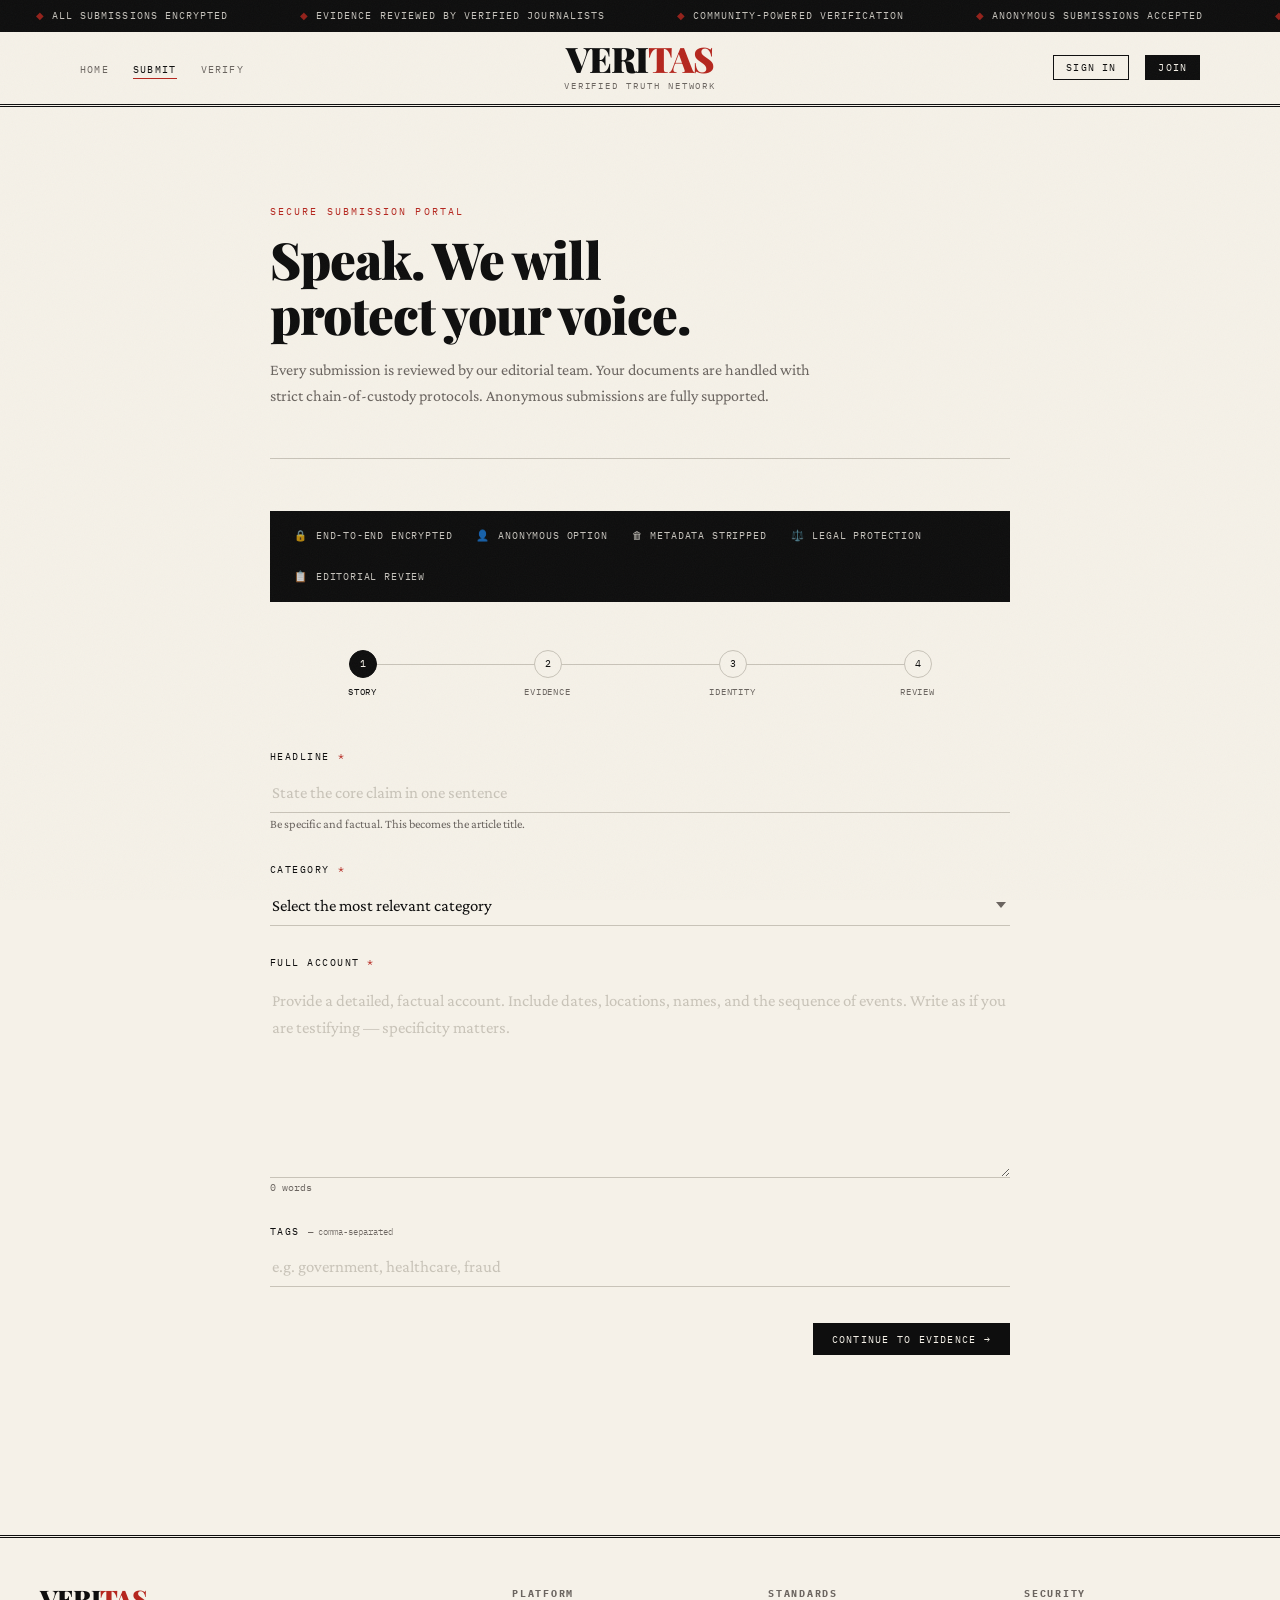
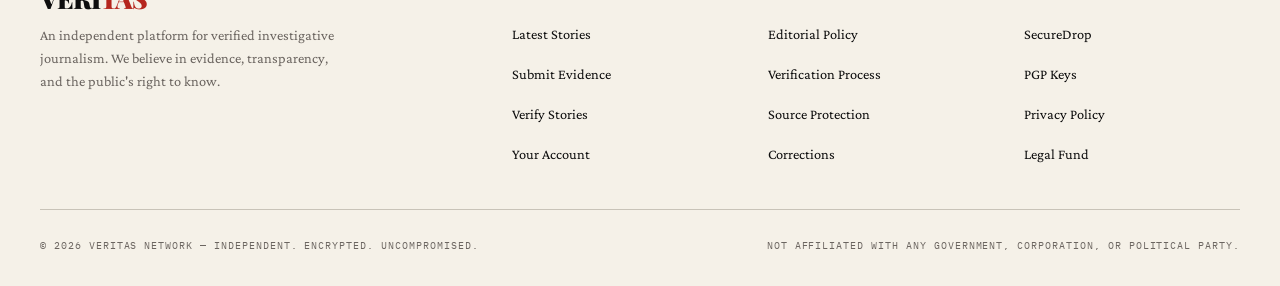
<file: submit.html>
<!DOCTYPE html>
<html lang="en">
<head>
  <meta charset="UTF-8"/>
  <meta name="viewport" content="width=device-width, initial-scale=1.0"/>
  <title>Submit Evidence — Veritas</title>
  <link rel="stylesheet" href="styles.css"/>
  <style>
    .submit-layout {
      max-width: 820px; margin: 0 auto; padding: 56px 40px 100px;
    }
    .submit-intro {
      padding: 40px 0 48px; border-bottom: 1px solid var(--gray-light); margin-bottom: 52px;
    }
    .submit-intro .eyebrow {
      font-family: var(--mono); font-size: 0.65rem;
      letter-spacing: 0.2em; text-transform: uppercase; color: var(--red); margin-bottom: 12px;
    }
    .submit-intro h1 {
      font-family: var(--serif); font-size: clamp(2rem, 5vw, 3.2rem);
      font-weight: 900; line-height: 1.06; letter-spacing: -0.02em; margin-bottom: 16px;
    }
    .submit-intro p { font-size: 1rem; color: var(--gray); line-height: 1.65; max-width: 560px; }

    .security-strip {
      background: var(--ink); color: var(--paper);
      padding: 16px 24px; display: flex; gap: 24px;
      flex-wrap: wrap; margin-bottom: 48px;
    }
    .security-item { display: flex; align-items: center; gap: 8px; }
    .security-item span { font-family: var(--mono); font-size: 0.65rem; letter-spacing: 0.08em; text-transform: uppercase; opacity: 0.8; }
    .security-icon { font-size: 0.9rem; }

    .upload-grid { display: grid; grid-template-columns: 1fr 1fr; gap: 20px; }

    .progress-steps {
      display: flex; gap: 0; margin-bottom: 48px;
    }
    .step {
      flex: 1; display: flex; flex-direction: column; align-items: center; gap: 6px;
      position: relative;
    }
    .step::after {
      content: ''; position: absolute; top: 14px; left: 50%; right: -50%;
      height: 1px; background: var(--gray-light); z-index: 0;
    }
    .step:last-child::after { display: none; }
    .step-num {
      width: 28px; height: 28px; border-radius: 50%;
      border: 1.5px solid var(--gray-light); background: var(--paper);
      display: flex; align-items: center; justify-content: center;
      font-family: var(--mono); font-size: 0.65rem; z-index: 1;
      transition: all 0.3s;
    }
    .step.active .step-num { background: var(--ink); color: var(--paper); border-color: var(--ink); }
    .step.done .step-num { background: #3d9970; color: white; border-color: #3d9970; }
    .step-label { font-family: var(--mono); font-size: 0.58rem; letter-spacing: 0.1em; text-transform: uppercase; color: var(--gray); text-align: center; }
    .step.active .step-label { color: var(--ink); }

    .form-section { display: none; }
    .form-section.active { display: block; animation: fadeUp 0.3s ease; }

    .nav-btns { display: flex; justify-content: space-between; align-items: center; margin-top: 36px; }

    .success-state {
      display: none; text-align: center; padding: 60px 40px;
      animation: fadeUp 0.4s ease;
    }
    .success-state.show { display: block; }
    .success-icon { font-size: 3rem; margin-bottom: 20px; }
    .success-state h2 { font-family: var(--serif); font-size: 2rem; font-weight: 900; margin-bottom: 12px; }
    .success-state p { font-size: 1rem; color: var(--gray); line-height: 1.65; max-width: 480px; margin: 0 auto 24px; }
    .ref-code {
      font-family: var(--mono); font-size: 1rem; letter-spacing: 0.18em;
      background: var(--ink); color: var(--paper); padding: 12px 24px;
      display: inline-block; margin-bottom: 28px;
    }

    @media (max-width: 600px) {
      .submit-layout { padding: 40px 24px 80px; }
      .upload-grid { grid-template-columns: 1fr; }
      .security-strip { padding: 14px 16px; gap: 16px; }
      .progress-steps { gap: 4px; }
      .step-label { display: none; }
    }
  </style>
</head>
<body>
<div id="header-mount"></div>
<div id="auth-modal-mount"></div>

<div class="submit-layout">
  <div class="submit-intro">
    <div class="eyebrow">Secure Submission Portal</div>
    <h1>Speak. We will<br>protect your voice.</h1>
    <p>Every submission is reviewed by our editorial team. Your documents are handled with strict chain-of-custody protocols. Anonymous submissions are fully supported.</p>
  </div>

  <div class="security-strip">
    <div class="security-item"><span class="security-icon">🔒</span><span>End-to-End Encrypted</span></div>
    <div class="security-item"><span class="security-icon">👤</span><span>Anonymous Option</span></div>
    <div class="security-item"><span class="security-icon">🗑</span><span>Metadata Stripped</span></div>
    <div class="security-item"><span class="security-icon">⚖️</span><span>Legal Protection</span></div>
    <div class="security-item"><span class="security-icon">📋</span><span>Editorial Review</span></div>
  </div>

  <div class="progress-steps" id="progressSteps">
    <div class="step active" id="step1"><div class="step-num">1</div><div class="step-label">Story</div></div>
    <div class="step" id="step2"><div class="step-num">2</div><div class="step-label">Evidence</div></div>
    <div class="step" id="step3"><div class="step-num">3</div><div class="step-label">Identity</div></div>
    <div class="step" id="step4"><div class="step-num">4</div><div class="step-label">Review</div></div>
  </div>

  <!-- STEP 1: Story -->
  <div class="form-section active" id="section1">
    <div class="form-group">
      <label class="form-label">Headline <span class="req">*</span></label>
      <input class="form-input" type="text" id="headline" placeholder="State the core claim in one sentence" />
      <span class="form-hint">Be specific and factual. This becomes the article title.</span>
    </div>
    <div class="form-group">
      <label class="form-label">Category <span class="req">*</span></label>
      <select class="form-select" id="category">
        <option value="" disabled selected>Select the most relevant category</option>
        <option>Government & Politics</option>
        <option>Corporate Misconduct</option>
        <option>Law Enforcement</option>
        <option>Environmental</option>
        <option>Health & Pharmaceuticals</option>
        <option>Financial Fraud</option>
        <option>Military & Intelligence</option>
        <option>Human Rights</option>
        <option>Technology & Surveillance</option>
        <option>Other</option>
      </select>
    </div>
    <div class="form-group">
      <label class="form-label">Full Account <span class="req">*</span></label>
      <textarea class="form-textarea" id="account" style="min-height:200px;" placeholder="Provide a detailed, factual account. Include dates, locations, names, and the sequence of events. Write as if you are testifying — specificity matters."></textarea>
      <span class="form-hint" id="wordCount" style="font-family:var(--mono);font-size:0.6rem;">0 words</span>
    </div>
    <div class="form-group">
      <label class="form-label">Tags <span class="opt">— comma-separated</span></label>
      <input class="form-input" type="text" id="tags" placeholder="e.g. government, healthcare, fraud" />
    </div>
    <div class="nav-btns">
      <span></span>
      <button class="btn btn-solid" onclick="nextStep(1)">Continue to Evidence →</button>
    </div>
  </div>

  <!-- STEP 2: Evidence -->
  <div class="form-section" id="section2">
    <div class="form-group">
      <label class="form-label">Documents <span class="opt">— PDF, DOC, TXT, XLS, CSV</span></label>
      <div class="drop-zone" id="docZone">
        <input type="file" id="docInput" multiple accept=".pdf,.doc,.docx,.txt,.xls,.xlsx,.csv" />
        <div class="drop-zone-icon">📄</div>
        <div class="drop-zone-label">Drop documents here</div>
        <div class="drop-zone-hint">or click to browse · Max 50MB per file</div>
      </div>
      <div class="file-list" id="docList"></div>
    </div>

    <div class="form-group">
      <label class="form-label">Photos & Images <span class="opt">— JPG, PNG, GIF, WEBP</span></label>
      <div class="drop-zone" id="photoZone">
        <input type="file" id="photoInput" multiple accept=".jpg,.jpeg,.png,.gif,.webp" />
        <div class="drop-zone-icon">📷</div>
        <div class="drop-zone-label">Drop photos here</div>
        <div class="drop-zone-hint">or click to browse · Metadata will be stripped</div>
      </div>
      <div class="file-list" id="photoList"></div>
    </div>

    <div class="form-group">
      <label class="form-label">Video & Audio <span class="opt">— MP4, MOV, MP3, WAV</span></label>
      <div class="drop-zone" id="videoZone">
        <input type="file" id="videoInput" multiple accept=".mp4,.mov,.avi,.mp3,.wav,.m4a" />
        <div class="drop-zone-icon">🎥</div>
        <div class="drop-zone-label">Drop media here</div>
        <div class="drop-zone-hint">or click to browse</div>
      </div>
      <div class="file-list" id="videoList"></div>
    </div>

    <div class="form-group">
      <label class="form-label">Chain of Custody <span class="opt">— how did you obtain this evidence?</span></label>
      <textarea class="form-textarea" id="custody" style="min-height:90px;" placeholder="Describe how you obtained these documents or recordings. What is your relationship to the subject or organization? This information strengthens credibility."></textarea>
    </div>

    <div class="nav-btns">
      <button class="btn" onclick="prevStep(2)">← Back</button>
      <button class="btn btn-solid" onclick="nextStep(2)">Continue to Identity →</button>
    </div>
  </div>

  <!-- STEP 3: Identity -->
  <div class="form-section" id="section3">
    <div class="toggle-row" id="anonToggle" onclick="toggleAnon()">
      <div class="toggle-switch"></div>
      <div>
        <div class="toggle-text-label">Submit Anonymously</div>
        <div class="toggle-text-sub">Your name, email, and any identifying information will not be stored or linked to this submission. Recommended for sensitive disclosures.</div>
      </div>
    </div>

    <div id="identityFields" style="margin-top:28px;">
      <div style="display:grid;grid-template-columns:1fr 1fr;gap:20px;">
        <div class="form-group">
          <label class="form-label">Your Name <span class="opt">— optional</span></label>
          <input class="form-input" type="text" id="subName" placeholder="Full name" />
        </div>
        <div class="form-group">
          <label class="form-label">Contact Email <span class="opt">— optional</span></label>
          <input class="form-input" type="email" id="subEmail" placeholder="For editorial follow-up only" />
        </div>
      </div>
      <div class="form-group">
        <label class="form-label">Your Role / Affiliation <span class="opt">— optional but helpful</span></label>
        <input class="form-input" type="text" id="subRole" placeholder="e.g. Former employee, Eyewitness, Journalist, Researcher" />
      </div>
    </div>

    <div style="background:var(--gray-faint);padding:20px;margin-top:8px;">
      <p style="font-size:0.88rem;color:var(--gray);line-height:1.65;">
        <strong style="font-family:var(--mono);font-size:0.65rem;letter-spacing:0.1em;text-transform:uppercase;color:var(--ink);">Privacy Notice:</strong><br>
        If you choose to provide contact information, it will only be used by our editorial team to verify your submission or follow up on clarifications. It will never be published, sold, or shared with any third party without your explicit consent. For maximum protection, consider using an anonymous email service.
      </p>
    </div>

    <div class="nav-btns" style="margin-top:36px;">
      <button class="btn" onclick="prevStep(3)">← Back</button>
      <button class="btn btn-solid" onclick="nextStep(3)">Review Submission →</button>
    </div>
  </div>

  <!-- STEP 4: Review -->
  <div class="form-section" id="section4">
    <div style="background:var(--paper-dark);border:1px solid var(--gray-light);padding:28px;margin-bottom:28px;">
      <div style="font-family:var(--mono);font-size:0.62rem;letter-spacing:0.16em;text-transform:uppercase;color:var(--gray);margin-bottom:16px;padding-bottom:12px;border-bottom:1px solid var(--gray-light);">Submission Review</div>
      <div id="reviewContent"></div>
    </div>

    <div class="form-group">
      <div style="display:flex;align-items:flex-start;gap:12px;padding:16px;border:1px solid var(--gray-light);">
        <input type="checkbox" id="truthAttest" style="margin-top:4px;flex-shrink:0;width:16px;height:16px;accent-color:var(--ink);" />
        <label for="truthAttest" style="font-size:0.88rem;color:var(--ink);line-height:1.55;cursor:pointer;">
          I attest that to the best of my knowledge, the information and evidence I am submitting is authentic, factual, and not fabricated or altered. I understand that submitting false evidence violates Veritas editorial standards and may have legal consequences.
        </label>
      </div>
    </div>

    <div class="nav-btns">
      <button class="btn" onclick="prevStep(4)">← Back</button>
      <button class="btn btn-red" onclick="submitStory()">Submit to Veritas →</button>
    </div>
  </div>

  <!-- SUCCESS -->
  <div class="success-state" id="successState">
    <div class="success-icon">✓</div>
    <h2>Your evidence is in safe hands.</h2>
    <p>Our editorial team will review your submission within 48–72 hours. If contact information was provided, we may reach out for verification.</p>
    <div class="ref-code" id="refCode"></div>
    <p style="font-size:0.82rem;color:var(--gray);">Save this reference code to track your submission status. You can check back on the Veritas platform using this code.</p>
    <div style="margin-top:32px;display:flex;gap:14px;justify-content:center;flex-wrap:wrap;">
      <a href="index.html" class="btn">Back to Home</a>
      <a href="verify.html" class="btn btn-solid">Help Verify Other Stories</a>
    </div>
  </div>
</div>

<div id="footer-mount"></div>

<script src="app.js"></script>
<script>
  const docFiles = [], photoFiles = [], videoFiles = [];
  let isAnon = false;
  let currentStep = 1;

  function init() {
    document.getElementById('header-mount').innerHTML = renderHeader('submit.html');
    document.getElementById('auth-modal-mount').innerHTML = renderAuthModal();
    document.getElementById('footer-mount').innerHTML = renderFooter();
    initMobileNav();
    setupDropZone('docZone', 'docInput', docFiles, 'docList');
    setupDropZone('photoZone', 'photoInput', photoFiles, 'photoList');
    setupDropZone('videoZone', 'videoInput', videoFiles, 'videoList');

    // Word counter
    document.getElementById('account').addEventListener('input', function() {
      const words = this.value.trim() ? this.value.trim().split(/\s+/).length : 0;
      document.getElementById('wordCount').textContent = words + ' word' + (words === 1 ? '' : 's');
    });
  }

  function setupDropZone(zoneId, inputId, filesArr, listId) {
    const zone = document.getElementById(zoneId);
    const input = document.getElementById(inputId);
    const list = document.getElementById(listId);

    input.addEventListener('change', () => {
      Array.from(input.files).forEach(f => filesArr.push(f));
      renderFileList(filesArr, list);
      input.value = '';
    });
    zone.addEventListener('dragover', e => { e.preventDefault(); zone.classList.add('dragover'); });
    zone.addEventListener('dragleave', () => zone.classList.remove('dragover'));
    zone.addEventListener('drop', e => {
      e.preventDefault(); zone.classList.remove('dragover');
      Array.from(e.dataTransfer.files).forEach(f => filesArr.push(f));
      renderFileList(filesArr, list);
    });
  }

  function formatSize(b) {
    if (b < 1024) return b + ' B';
    if (b < 1048576) return (b/1024).toFixed(1) + ' KB';
    return (b/1048576).toFixed(1) + ' MB';
  }

  function renderFileList(files, listEl) {
    listEl.innerHTML = '';
    files.forEach((f, i) => {
      const item = document.createElement('div');
      item.className = 'file-item';
      item.innerHTML = `<span class="fi-name">${f.name}</span><span class="fi-size">${formatSize(f.size)}</span><button class="fi-remove" title="Remove">×</button>`;
      item.querySelector('.fi-remove').addEventListener('click', () => { files.splice(i, 1); renderFileList(files, listEl); });
      listEl.appendChild(item);
    });
  }

  function toggleAnon() {
    isAnon = !isAnon;
    document.getElementById('anonToggle').classList.toggle('active', isAnon);
    document.getElementById('identityFields').style.display = isAnon ? 'none' : 'block';
  }

  function setStep(n) {
    for (let i = 1; i <= 4; i++) {
      document.getElementById('section' + i).classList.toggle('active', i === n);
      const stepEl = document.getElementById('step' + i);
      stepEl.classList.toggle('active', i === n);
      stepEl.classList.toggle('done', i < n);
    }
    currentStep = n;
    window.scrollTo({ top: 0, behavior: 'smooth' });
  }

  function nextStep(from) {
    if (from === 1) {
      if (!document.getElementById('headline').value.trim()) { showToast('Please enter a headline.', 'warning'); return; }
      if (!document.getElementById('category').value) { showToast('Please select a category.', 'warning'); return; }
      if (document.getElementById('account').value.trim().split(/\s+/).length < 20) { showToast('Please provide a more detailed account (at least 20 words).', 'warning'); return; }
    }
    if (from === 4) { submitStory(); return; }
    if (from === 3) { buildReview(); }
    setStep(from + 1);
  }

  function prevStep(from) { setStep(from - 1); }

  function buildReview() {
    const h = document.getElementById('headline').value.trim();
    const cat = document.getElementById('category').value;
    const account = document.getElementById('account').value.trim();
    const totalFiles = docFiles.length + photoFiles.length + videoFiles.length;
    const name = isAnon ? 'Anonymous' : (document.getElementById('subName').value.trim() || 'Not provided');
    document.getElementById('reviewContent').innerHTML = `
      <div style="display:grid;gap:16px;">
        <div><div style="font-family:var(--mono);font-size:0.62rem;letter-spacing:0.12em;text-transform:uppercase;color:var(--gray);margin-bottom:4px;">Headline</div><div style="font-family:var(--serif);font-size:1.1rem;font-weight:700;">${h}</div></div>
        <div><div style="font-family:var(--mono);font-size:0.62rem;letter-spacing:0.12em;text-transform:uppercase;color:var(--gray);margin-bottom:4px;">Category</div><div>${cat}</div></div>
        <div><div style="font-family:var(--mono);font-size:0.62rem;letter-spacing:0.12em;text-transform:uppercase;color:var(--gray);margin-bottom:4px;">Account</div><div style="font-size:0.9rem;color:var(--gray);line-height:1.5;">${account.slice(0,300)}${account.length > 300 ? '…' : ''}</div></div>
        <div><div style="font-family:var(--mono);font-size:0.62rem;letter-spacing:0.12em;text-transform:uppercase;color:var(--gray);margin-bottom:4px;">Evidence Files</div><div>${totalFiles} file${totalFiles === 1 ? '' : 's'} attached</div></div>
        <div><div style="font-family:var(--mono);font-size:0.62rem;letter-spacing:0.12em;text-transform:uppercase;color:var(--gray);margin-bottom:4px;">Submitting As</div><div>${name}</div></div>
      </div>
    `;
  }

  function generateRef() {
    const c = 'ABCDEFGHJKLMNPQRSTUVWXYZ23456789';
    return 'VRT-' + Array.from({length:8}, () => c[Math.floor(Math.random()*c.length)]).join('');
  }

  function submitStory() {
    if (!document.getElementById('truthAttest') || !document.getElementById('truthAttest').checked) {
      showToast('Please confirm the attestation before submitting.', 'warning');
      return;
    }
    const h = document.getElementById('headline').value.trim();
    const cat = document.getElementById('category').value;
    const account = document.getElementById('account').value.trim();
    const tags = document.getElementById('tags').value.split(',').map(t => t.trim()).filter(Boolean);
    const totalFiles = docFiles.length + photoFiles.length + videoFiles.length;
    const authorName = isAnon ? 'Anonymous' : (document.getElementById('subName').value.trim() || 'Anonymous');

    const user = Auth.current();
    const newArticle = {
      id: uid('art_'), title: h, category: cat,
      author: authorName, authorId: user ? user.id : 'anon_' + uid(),
      date: new Date().toISOString().slice(0,10), status: 'reviewing',
      excerpt: account.slice(0,240) + (account.length > 240 ? '…' : ''),
      content: account, upvotes: 0, downvotes: 0, comments: 0, views: 0,
      evidenceCount: totalFiles,
      evidenceTypes: [...docFiles.map(()=>'document'), ...photoFiles.map(()=>'photo'), ...videoFiles.map(()=>'video')],
      verifiedBy: 0, disputedBy: 0, tags, featured: false
    };
    Articles.add(newArticle);

    // Show success
    for (let i = 1; i <= 4; i++) document.getElementById('section' + i).classList.remove('active');
    document.getElementById('progressSteps').style.display = 'none';
    document.getElementById('successState').classList.add('show');
    document.getElementById('refCode').textContent = generateRef();
    showToast('Submission received. Thank you.', 'success');
  }

  init();
</script>
</body>
</html>
</file>
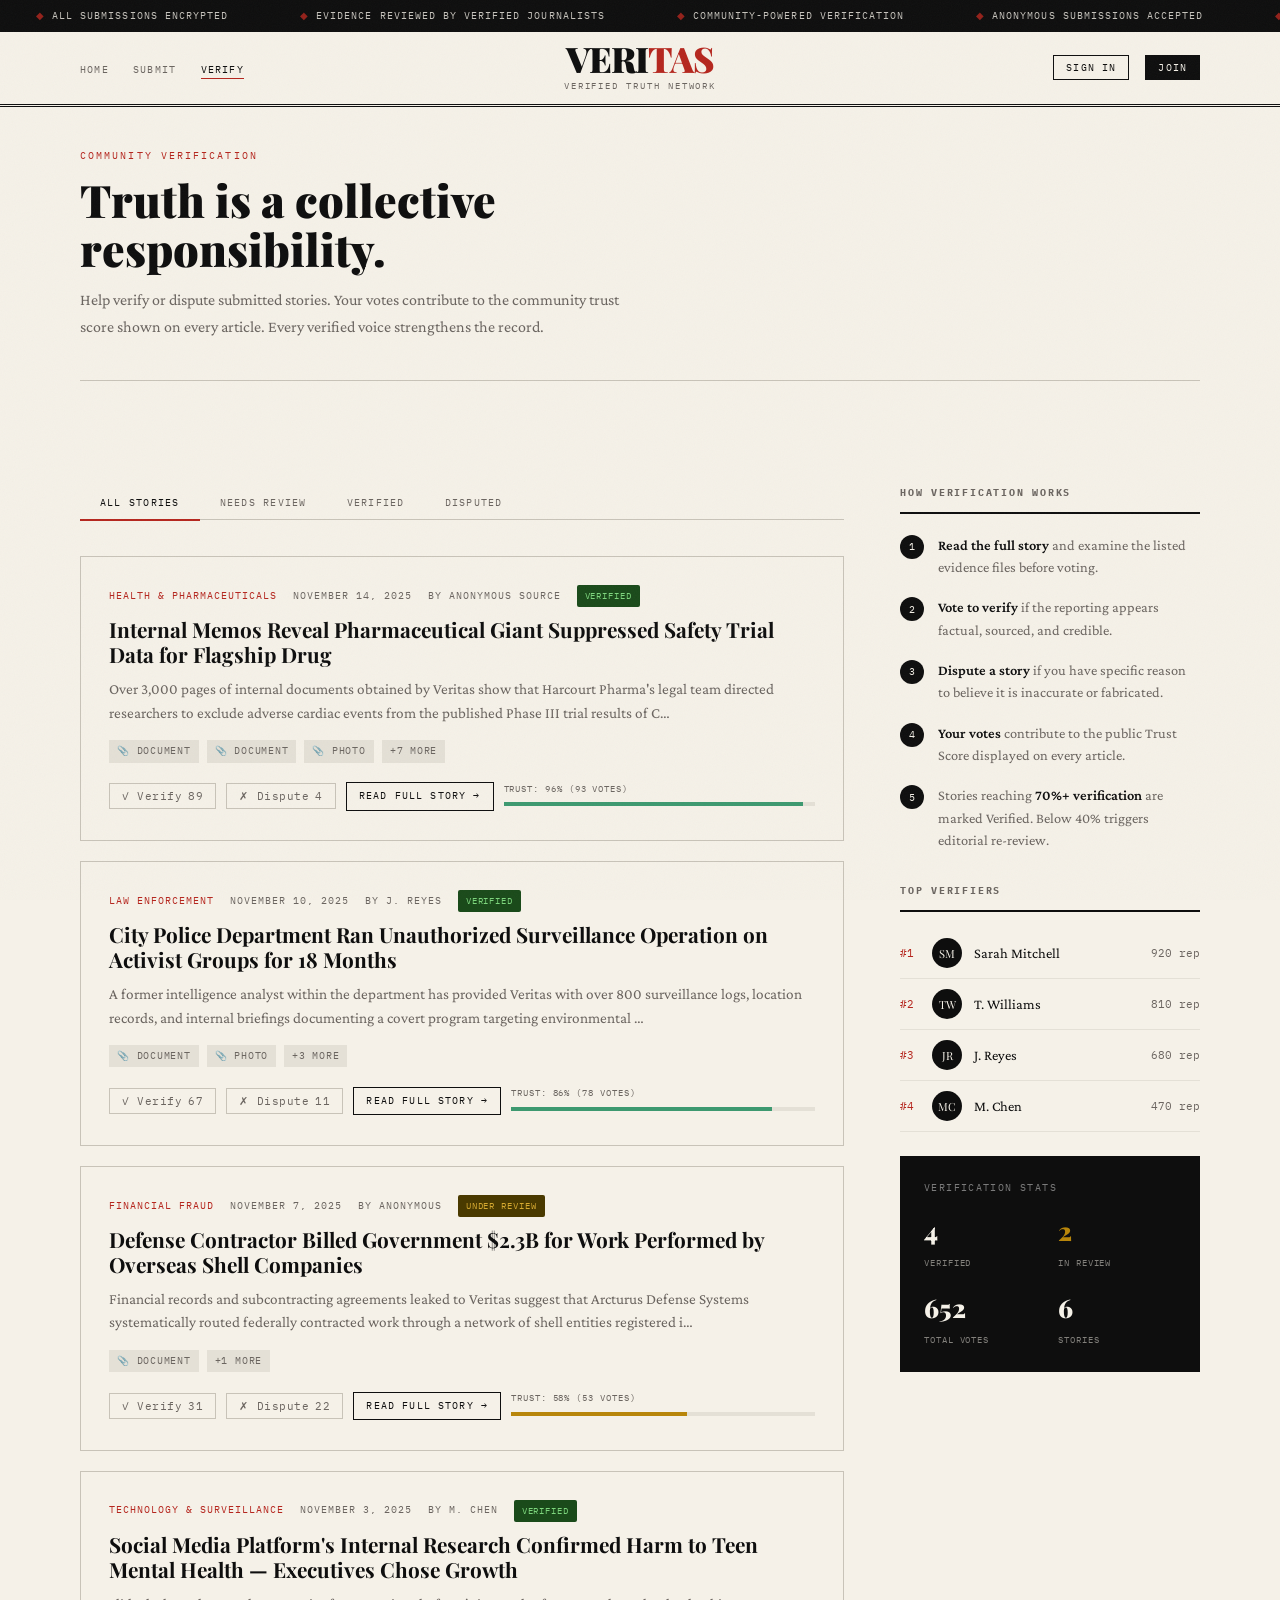
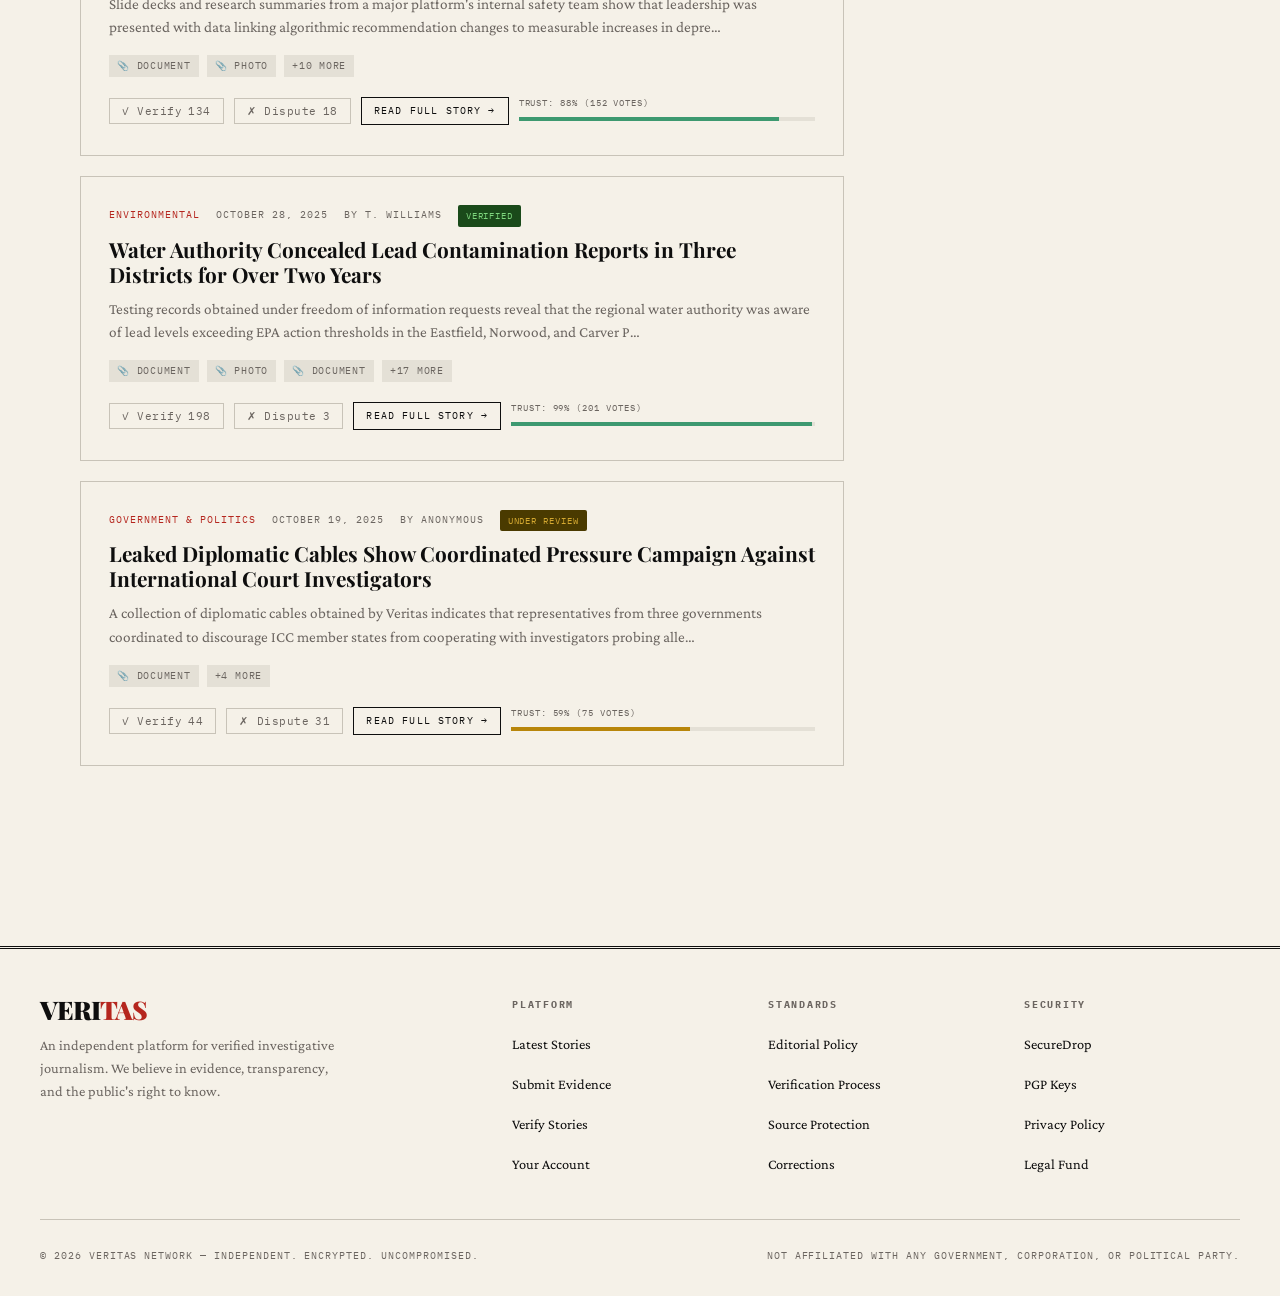
<file: verify.html>
<!DOCTYPE html>
<html lang="en">
<head>
  <meta charset="UTF-8"/>
  <meta name="viewport" content="width=device-width, initial-scale=1.0"/>
  <title>Verify Stories — Veritas</title>
  <link rel="stylesheet" href="styles.css"/>
  <style>
    .verify-layout {
      max-width: var(--max-w); margin: 0 auto; padding: 0 40px;
      display: grid; grid-template-columns: 1fr 300px; gap: 56px;
      padding-top: 56px; padding-bottom: 80px;
    }
    .verify-header {
      padding: 40px 0 40px; border-bottom: 1px solid var(--gray-light); margin-bottom: 48px;
    }
    .verify-header .eyebrow {
      font-family: var(--mono); font-size: 0.65rem; letter-spacing: 0.2em;
      text-transform: uppercase; color: var(--red); margin-bottom: 12px;
    }
    .verify-header h1 {
      font-family: var(--serif); font-size: clamp(1.8rem, 4vw, 2.8rem);
      font-weight: 900; line-height: 1.08; margin-bottom: 14px;
    }
    .verify-header p { font-size: 1rem; color: var(--gray); line-height: 1.65; max-width: 540px; }

    .verify-tabs {
      display: flex; gap: 0; border-bottom: 1.5px solid var(--gray-light);
      margin-bottom: 36px;
    }

    .vcard {
      border: 1px solid var(--gray-light); padding: 28px;
      margin-bottom: 20px; transition: border-color var(--transition);
      animation: fadeUp 0.25s ease;
    }
    .vcard:hover { border-color: var(--gray); }
    .vcard-meta {
      font-family: var(--mono); font-size: 0.62rem; letter-spacing: 0.1em;
      text-transform: uppercase; color: var(--gray); margin-bottom: 10px;
      display: flex; gap: 16px; flex-wrap: wrap; align-items: center;
    }
    .vcard-title {
      font-family: var(--serif); font-size: 1.3rem; font-weight: 700;
      line-height: 1.2; margin-bottom: 10px; cursor: pointer;
      transition: color var(--transition);
    }
    .vcard-title:hover { color: var(--red); }
    .vcard-excerpt { font-size: 0.95rem; color: var(--gray); line-height: 1.55; margin-bottom: 16px; }
    .vcard-evidence {
      display: flex; gap: 8px; flex-wrap: wrap; margin-bottom: 18px;
    }
    .ev-badge {
      font-family: var(--mono); font-size: 0.6rem; letter-spacing: 0.08em;
      text-transform: uppercase; padding: 3px 8px;
      background: var(--gray-faint); color: var(--gray);
    }
    .vcard-actions { display: flex; gap: 10px; flex-wrap: wrap; align-items: center; }
    .vcard-score {
      flex: 1; min-width: 180px;
    }
    .vcard-score-label {
      font-family: var(--mono); font-size: 0.58rem; letter-spacing: 0.1em;
      text-transform: uppercase; color: var(--gray); margin-bottom: 4px;
    }

    /* HOW IT WORKS */
    .how-it-works { margin-bottom: 32px; }
    .how-it-works h3 {
      font-family: var(--mono); font-size: 0.62rem;
      letter-spacing: 0.18em; text-transform: uppercase; color: var(--gray);
      padding-bottom: 10px; border-bottom: 2px solid var(--ink); margin-bottom: 20px;
    }
    .how-step {
      display: flex; gap: 14px; margin-bottom: 18px; align-items: flex-start;
    }
    .how-num {
      width: 24px; height: 24px; border-radius: 50%; background: var(--ink);
      color: var(--paper); font-family: var(--mono); font-size: 0.65rem;
      display: flex; align-items: center; justify-content: center; flex-shrink: 0;
      margin-top: 1px;
    }
    .how-text { font-size: 0.9rem; color: var(--gray); line-height: 1.55; }
    .how-text strong { color: var(--ink); font-weight: 600; }

    .leaderboard-item {
      display: flex; align-items: center; gap: 12px;
      padding: 10px 0; border-bottom: 1px solid var(--gray-faint);
    }
    .lb-rank { font-family: var(--mono); font-size: 0.7rem; color: var(--red); width: 20px; }
    .lb-avatar {
      width: 30px; height: 30px; border-radius: 50%; background: var(--ink);
      display: flex; align-items: center; justify-content: center;
      font-family: var(--serif); font-size: 0.7rem; color: var(--paper); flex-shrink: 0;
    }
    .lb-name { flex: 1; font-size: 0.9rem; }
    .lb-score { font-family: var(--mono); font-size: 0.68rem; color: var(--gray); }

    .empty-state {
      text-align: center; padding: 60px 20px;
      font-family: var(--mono); font-size: 0.78rem;
      color: var(--gray); letter-spacing: 0.1em; text-transform: uppercase;
    }

    @media (max-width: 900px) {
      .verify-layout { grid-template-columns: 1fr; gap: 40px; padding: 40px 24px 60px; }
    }
  </style>
</head>
<body>
<div id="header-mount"></div>
<div id="auth-modal-mount"></div>

<div class="container">
  <div class="verify-header">
    <div class="eyebrow">Community Verification</div>
    <h1>Truth is a collective<br>responsibility.</h1>
    <p>Help verify or dispute submitted stories. Your votes contribute to the community trust score shown on every article. Every verified voice strengthens the record.</p>
  </div>
</div>

<div class="verify-layout">
  <main>
    <div class="verify-tabs tabs" id="verifyTabs">
      <button class="tab-btn active" onclick="filterQueue('all', this)">All Stories</button>
      <button class="tab-btn" onclick="filterQueue('reviewing', this)">Needs Review</button>
      <button class="tab-btn" onclick="filterQueue('verified', this)">Verified</button>
      <button class="tab-btn" onclick="filterQueue('disputed', this)">Disputed</button>
    </div>
    <div id="verifyQueue"></div>
  </main>

  <aside>
    <div class="how-it-works">
      <h3>How Verification Works</h3>
      <div class="how-step">
        <div class="how-num">1</div>
        <div class="how-text"><strong>Read the full story</strong> and examine the listed evidence files before voting.</div>
      </div>
      <div class="how-step">
        <div class="how-num">2</div>
        <div class="how-text"><strong>Vote to verify</strong> if the reporting appears factual, sourced, and credible.</div>
      </div>
      <div class="how-step">
        <div class="how-num">3</div>
        <div class="how-text"><strong>Dispute a story</strong> if you have specific reason to believe it is inaccurate or fabricated.</div>
      </div>
      <div class="how-step">
        <div class="how-num">4</div>
        <div class="how-text"><strong>Your votes</strong> contribute to the public Trust Score displayed on every article.</div>
      </div>
      <div class="how-step">
        <div class="how-num">5</div>
        <div class="how-text">Stories reaching <strong>70%+ verification</strong> are marked Verified. Below 40% triggers editorial re-review.</div>
      </div>
    </div>

    <div class="sidebar-section">
      <h3 style="font-family:var(--mono);font-size:0.62rem;letter-spacing:0.18em;text-transform:uppercase;color:var(--gray);padding-bottom:10px;border-bottom:2px solid var(--ink);margin-bottom:16px;">Top Verifiers</h3>
      <div id="leaderboard"></div>
    </div>

    <div style="background:var(--ink);color:var(--paper);padding:24px;margin-top:24px;">
      <div style="font-family:var(--mono);font-size:0.62rem;letter-spacing:0.14em;text-transform:uppercase;color:rgba(255,255,255,0.45);margin-bottom:12px;">Verification Stats</div>
      <div id="verifyStats"></div>
    </div>
  </aside>
</div>

<div id="footer-mount"></div>

<script src="app.js"></script>
<script>
  let currentFilter = 'all';

  function init() {
    document.getElementById('header-mount').innerHTML = renderHeader('verify.html');
    document.getElementById('auth-modal-mount').innerHTML = renderAuthModal();
    document.getElementById('footer-mount').innerHTML = renderFooter();
    initMobileNav();
    renderQueue();
    renderLeaderboard();
    renderVerifyStats();
  }

  function filterQueue(filter, btn) {
    currentFilter = filter;
    document.querySelectorAll('.tab-btn').forEach(b => b.classList.remove('active'));
    btn.classList.add('active');
    renderQueue();
  }

  function renderQueue() {
    let articles = Articles.all();
    if (currentFilter !== 'all') articles = articles.filter(a => a.status === currentFilter);
    articles = [...articles].sort((a,b) => new Date(b.date) - new Date(a.date));

    if (!articles.length) {
      document.getElementById('verifyQueue').innerHTML = `<div class="empty-state">No stories in this category.</div>`;
      return;
    }

    document.getElementById('verifyQueue').innerHTML = articles.map(a => verifyCard(a)).join('');
  }

  function verifyCard(a) {
    const user = Auth.current();
    const userVerify = user ? (Store.get('verifies') || {})[user.id + '_verify_' + a.id] : null;
    const total = (a.verifiedBy || 0) + (a.disputedBy || 0);
    const pct = total > 0 ? Math.round((a.verifiedBy / total) * 100) : 0;

    return `
      <div class="vcard" id="vcard_${a.id}">
        <div class="vcard-meta">
          <span style="color:var(--red);">${a.category}</span>
          <span>${formatDate(a.date)}</span>
          <span>By ${a.author}</span>
          ${trustBadge(a.status)}
        </div>
        <div class="vcard-title" onclick="window.location='article.html?id=${a.id}'">${a.title}</div>
        <p class="vcard-excerpt">${a.excerpt.slice(0,200)}…</p>
        ${a.evidenceCount ? `<div class="vcard-evidence">
          ${(a.evidenceTypes||[]).slice(0,5).map(t => `<span class="ev-badge">📎 ${t}</span>`).join('')}
          ${a.evidenceCount > 5 ? `<span class="ev-badge">+${a.evidenceCount-5} more</span>` : ''}
        </div>` : ''}
        <div class="vcard-actions">
          <button class="vote-btn ${userVerify === 'verified' ? 'voted-up' : ''}" onclick="doVerify('${a.id}','verified')">
            ✓ Verify <span id="vc_${a.id}">${a.verifiedBy || 0}</span>
          </button>
          <button class="vote-btn ${userVerify === 'disputed' ? 'voted-down' : ''}" onclick="doVerify('${a.id}','disputed')">
            ✗ Dispute <span id="vd_${a.id}">${a.disputedBy || 0}</span>
          </button>
          <a href="article.html?id=${a.id}" class="btn btn-sm">Read Full Story →</a>
          <div class="vcard-score" style="min-width:0;">
            ${total > 0 ? `
              <div class="vcard-score-label">Trust: ${pct}% (${total} votes)</div>
              <div class="trust-bar-wrap"><div class="trust-bar-fill" style="width:${pct}%;background:${pct>=70?'#3d9970':pct>=40?'var(--gold)':'var(--red)'}"></div></div>
            ` : `<div class="vcard-score-label" style="color:var(--gray-light);">No votes yet — be first</div>`}
          </div>
        </div>
      </div>
    `;
  }

  function doVerify(articleId, direction) {
    if (!Auth.isLoggedIn()) { openAuthModal('login'); return; }
    Voting.verify(articleId, direction);
    const a = Articles.get(articleId);
    const user = Auth.current();
    const userVerify = (Store.get('verifies') || {})[user.id + '_verify_' + articleId];
    // update counts in DOM
    document.getElementById('vc_' + articleId).textContent = a.verifiedBy || 0;
    document.getElementById('vd_' + articleId).textContent = a.disputedBy || 0;
    // re-render the whole card to update button states
    const cardEl = document.getElementById('vcard_' + articleId);
    if (cardEl) cardEl.outerHTML = verifyCard(Articles.get(articleId));
    showToast(direction === 'verified' ? 'Marked as verified.' : 'Story disputed.', direction === 'verified' ? 'success' : 'warning');
    renderVerifyStats();
  }

  function renderLeaderboard() {
    const users = Store.get('users', []).filter(u => u.reputation > 0 || u.submissions > 0)
      .sort((a,b) => b.reputation - a.reputation).slice(0,6);
    if (!users.length) {
      document.getElementById('leaderboard').innerHTML = '<div style="font-size:0.85rem;color:var(--gray);">No verifiers yet. Be the first!</div>';
      return;
    }
    document.getElementById('leaderboard').innerHTML = users.map((u,i) => `
      <div class="leaderboard-item">
        <div class="lb-rank">#${i+1}</div>
        <div class="lb-avatar">${u.avatar}</div>
        <div class="lb-name">${u.name}</div>
        <div class="lb-score">${u.reputation} rep</div>
      </div>
    `).join('');
  }

  function renderVerifyStats() {
    const articles = Articles.all();
    const verified = articles.filter(a => a.status === 'verified').length;
    const reviewing = articles.filter(a => a.status === 'reviewing').length;
    const totalVotes = articles.reduce((s,a) => s + (a.verifiedBy||0) + (a.disputedBy||0), 0);
    document.getElementById('verifyStats').innerHTML = `
      <div style="display:grid;grid-template-columns:1fr 1fr;gap:16px;">
        <div><div style="font-family:var(--serif);font-size:1.6rem;font-weight:900;">${verified}</div><div style="font-family:var(--mono);font-size:0.58rem;letter-spacing:0.1em;text-transform:uppercase;opacity:0.5;margin-top:2px;">Verified</div></div>
        <div><div style="font-family:var(--serif);font-size:1.6rem;font-weight:900;color:var(--gold);">${reviewing}</div><div style="font-family:var(--mono);font-size:0.58rem;letter-spacing:0.1em;text-transform:uppercase;opacity:0.5;margin-top:2px;">In Review</div></div>
        <div><div style="font-family:var(--serif);font-size:1.6rem;font-weight:900;">${formatNum(totalVotes)}</div><div style="font-family:var(--mono);font-size:0.58rem;letter-spacing:0.1em;text-transform:uppercase;opacity:0.5;margin-top:2px;">Total Votes</div></div>
        <div><div style="font-family:var(--serif);font-size:1.6rem;font-weight:900;">${articles.length}</div><div style="font-family:var(--mono);font-size:0.58rem;letter-spacing:0.1em;text-transform:uppercase;opacity:0.5;margin-top:2px;">Stories</div></div>
      </div>
    `;
  }

  init();
</script>
</body>
</html>
</file>
<file: styles.css>
/* =============================================
   VERITAS — Global Stylesheet
   ============================================= */

@import url('https://fonts.googleapis.com/css2?family=Playfair+Display:ital,wght@0,400;0,700;0,900;1,400;1,700&family=IBM+Plex+Mono:wght@300;400;500&family=Crimson+Pro:ital,wght@0,300;0,400;0,600;1,300;1,400&display=swap');

*, *::before, *::after { box-sizing: border-box; margin: 0; padding: 0; }

:root {
  --ink:        #0e0e0e;
  --ink-dim:    #2a2a2a;
  --paper:      #f5f1e8;
  --paper-dark: #ede9df;
  --red:        #b5261e;
  --red-dim:    #7a1a14;
  --gold:       #b8860b;
  --gray:       #6b6560;
  --gray-light: #c8c3b8;
  --gray-faint: #e4e0d6;
  --white:      #fdfaf4;

  --serif:  'Playfair Display', Georgia, serif;
  --body:   'Crimson Pro', Georgia, serif;
  --mono:   'IBM Plex Mono', 'Courier New', monospace;

  --max-w: 1200px;
  --col:   680px;
  --transition: 0.2s ease;
}

html { font-size: 16px; scroll-behavior: smooth; }

body {
  background: var(--paper);
  color: var(--ink);
  font-family: var(--body);
  font-size: 1.1rem;
  line-height: 1.7;
  min-height: 100vh;
  -webkit-font-smoothing: antialiased;
}

/* Grain texture */
body::after {
  content: '';
  position: fixed;
  inset: 0;
  pointer-events: none;
  z-index: 9000;
  opacity: 0.035;
  background-image: url("data:image/svg+xml,%3Csvg viewBox='0 0 256 256' xmlns='http://www.w3.org/2000/svg'%3E%3Cfilter id='n'%3E%3CfeTurbulence type='fractalNoise' baseFrequency='0.9' numOctaves='4' stitchTiles='stitch'/%3E%3C/filter%3E%3Crect width='100%25' height='100%25' filter='url(%23n)'/%3E%3C/svg%3E");
  background-size: 256px 256px;
}

a { color: inherit; text-decoration: none; }
img { display: block; max-width: 100%; }
button { cursor: pointer; font-family: inherit; }
input, textarea, select { font-family: inherit; }

/* ---- UTILITIES ---- */
.container { max-width: var(--max-w); margin: 0 auto; padding: 0 40px; }
.col { max-width: var(--col); }
.mono { font-family: var(--mono); }
.serif { font-family: var(--serif); }
.red { color: var(--red); }
.gray { color: var(--gray); }
.hidden { display: none !important; }

/* ---- TICKER ---- */
.ticker-wrap {
  background: var(--ink);
  overflow: hidden;
  padding: 7px 0;
}
.ticker-inner {
  display: flex;
  white-space: nowrap;
  animation: tickerScroll 35s linear infinite;
}
.ticker-inner span {
  font-family: var(--mono);
  font-size: 0.65rem;
  letter-spacing: 0.1em;
  text-transform: uppercase;
  color: var(--paper);
  padding: 0 36px;
  opacity: 0.8;
}
.ticker-inner span::before { content: '◆ '; color: var(--red); }
@keyframes tickerScroll {
  from { transform: translateX(0); }
  to   { transform: translateX(-50%); }
}

/* ---- SITE HEADER ---- */
.site-header {
  background: var(--paper);
  border-bottom: 3px double var(--ink);
  position: sticky;
  top: 0;
  z-index: 500;
}
.header-inner {
  max-width: var(--max-w);
  margin: 0 auto;
  padding: 0 40px;
  display: grid;
  grid-template-columns: 1fr auto 1fr;
  align-items: center;
  height: 72px;
  gap: 20px;
}
.header-left {
  display: flex;
  align-items: center;
  gap: 28px;
}
.nav-links {
  display: flex;
  gap: 24px;
  list-style: none;
}
.nav-links a {
  font-family: var(--mono);
  font-size: 0.65rem;
  letter-spacing: 0.12em;
  text-transform: uppercase;
  color: var(--gray);
  transition: color var(--transition);
  padding-bottom: 2px;
  border-bottom: 1px solid transparent;
}
.nav-links a:hover,
.nav-links a.active {
  color: var(--ink);
  border-bottom-color: var(--red);
}
.masthead-link { display: block; text-align: center; }
.masthead {
  font-family: var(--serif);
  font-size: 2.2rem;
  font-weight: 900;
  letter-spacing: -0.03em;
  line-height: 1;
}
.masthead em { color: var(--red); font-style: normal; }
.masthead-sub {
  font-family: var(--mono);
  font-size: 0.55rem;
  letter-spacing: 0.22em;
  text-transform: uppercase;
  color: var(--gray);
  margin-top: 3px;
}
.header-right {
  display: flex;
  align-items: center;
  justify-content: flex-end;
  gap: 16px;
}
.btn {
  font-family: var(--mono);
  font-size: 0.65rem;
  letter-spacing: 0.12em;
  text-transform: uppercase;
  padding: 8px 18px;
  border: 1.5px solid var(--ink);
  background: transparent;
  color: var(--ink);
  transition: all var(--transition);
  display: inline-flex;
  align-items: center;
  gap: 6px;
}
.btn:hover { background: var(--ink); color: var(--paper); }
.btn-solid { background: var(--ink); color: var(--paper); }
.btn-solid:hover { background: var(--red); border-color: var(--red); }
.btn-red { background: var(--red); color: var(--paper); border-color: var(--red); }
.btn-red:hover { background: var(--red-dim); border-color: var(--red-dim); }
.btn-sm { padding: 5px 12px; font-size: 0.6rem; }

/* Mobile nav toggle */
.nav-toggle {
  display: none;
  background: none;
  border: none;
  flex-direction: column;
  gap: 5px;
  padding: 4px;
}
.nav-toggle span {
  display: block;
  width: 22px;
  height: 1.5px;
  background: var(--ink);
  transition: all 0.25s;
}

/* ---- FOOTER ---- */
.site-footer {
  border-top: 3px double var(--ink);
  padding: 48px 40px 32px;
  margin-top: 80px;
}
.footer-grid {
  max-width: var(--max-w);
  margin: 0 auto;
  display: grid;
  grid-template-columns: 2fr 1fr 1fr 1fr;
  gap: 40px;
  padding-bottom: 40px;
  border-bottom: 1px solid var(--gray-light);
}
.footer-brand .masthead { font-size: 1.6rem; margin-bottom: 12px; }
.footer-brand p {
  font-size: 0.9rem;
  color: var(--gray);
  line-height: 1.6;
  max-width: 300px;
}
.footer-col h4 {
  font-family: var(--mono);
  font-size: 0.62rem;
  letter-spacing: 0.18em;
  text-transform: uppercase;
  color: var(--gray);
  margin-bottom: 16px;
}
.footer-col ul { list-style: none; display: flex; flex-direction: column; gap: 10px; }
.footer-col a {
  font-size: 0.9rem;
  color: var(--ink);
  transition: color var(--transition);
  border-bottom: 1px solid transparent;
  padding-bottom: 1px;
}
.footer-col a:hover { color: var(--red); border-bottom-color: var(--red); }
.footer-bottom {
  max-width: var(--max-w);
  margin: 28px auto 0;
  display: flex;
  justify-content: space-between;
  align-items: center;
  font-family: var(--mono);
  font-size: 0.6rem;
  letter-spacing: 0.1em;
  text-transform: uppercase;
  color: var(--gray);
}

/* ---- PAGE HERO ---- */
.page-hero {
  padding: 56px 0 48px;
  border-bottom: 1px solid var(--gray-light);
  margin-bottom: 56px;
}
.page-hero .eyebrow {
  font-family: var(--mono);
  font-size: 0.65rem;
  letter-spacing: 0.2em;
  text-transform: uppercase;
  color: var(--red);
  margin-bottom: 12px;
}
.page-hero h1 {
  font-family: var(--serif);
  font-size: clamp(2rem, 5vw, 3.5rem);
  font-weight: 900;
  line-height: 1.06;
  letter-spacing: -0.02em;
  margin-bottom: 16px;
}
.page-hero p {
  font-size: 1.1rem;
  color: var(--gray);
  max-width: 560px;
  line-height: 1.6;
}

/* ---- ARTICLE CARDS ---- */
.article-card {
  border-bottom: 1px solid var(--gray-light);
  padding: 28px 0;
  display: grid;
  grid-template-columns: 1fr auto;
  gap: 24px;
  align-items: start;
  transition: opacity var(--transition);
}
.article-card:hover { opacity: 0.85; }
.article-card:first-child { border-top: 1px solid var(--gray-light); }
.card-meta {
  font-family: var(--mono);
  font-size: 0.62rem;
  letter-spacing: 0.1em;
  text-transform: uppercase;
  color: var(--gray);
  margin-bottom: 8px;
  display: flex;
  gap: 16px;
  flex-wrap: wrap;
}
.card-meta .category { color: var(--red); }
.card-title {
  font-family: var(--serif);
  font-size: 1.45rem;
  font-weight: 700;
  line-height: 1.2;
  letter-spacing: -0.01em;
  margin-bottom: 8px;
  transition: color var(--transition);
}
.article-card:hover .card-title { color: var(--red); }
.card-excerpt {
  font-size: 0.95rem;
  color: var(--gray);
  line-height: 1.55;
  margin-bottom: 14px;
  display: -webkit-box;
  -webkit-line-clamp: 2;
  -webkit-box-orient: vertical;
  overflow: hidden;
}
.card-footer {
  display: flex;
  align-items: center;
  gap: 20px;
}
.vote-bar {
  display: flex;
  align-items: center;
  gap: 6px;
}
.vote-count {
  font-family: var(--mono);
  font-size: 0.7rem;
  font-weight: 500;
}
.trust-pill {
  font-family: var(--mono);
  font-size: 0.58rem;
  letter-spacing: 0.1em;
  text-transform: uppercase;
  padding: 3px 8px;
  border-radius: 2px;
}
.trust-verified   { background: #1a4a1a; color: #7dd67d; }
.trust-reviewing  { background: #4a3a00; color: #d4a830; }
.trust-disputed   { background: #4a1a1a; color: #d47070; }
.trust-unverified { background: var(--gray-faint); color: var(--gray); }

.card-thumb {
  width: 120px;
  height: 90px;
  object-fit: cover;
  flex-shrink: 0;
  background: var(--gray-faint);
  display: flex;
  align-items: center;
  justify-content: center;
  color: var(--gray-light);
  font-size: 2rem;
}

/* ---- SECTION LABELS ---- */
.section-label {
  font-family: var(--mono);
  font-size: 0.62rem;
  letter-spacing: 0.2em;
  text-transform: uppercase;
  color: var(--gray);
  padding-bottom: 10px;
  border-bottom: 2px solid var(--ink);
  margin-bottom: 0;
}
.section-label .count {
  float: right;
  color: var(--gray-light);
}

/* ---- FORMS ---- */
.form-group {
  display: flex;
  flex-direction: column;
  gap: 7px;
  margin-bottom: 28px;
}
.form-label {
  font-family: var(--mono);
  font-size: 0.65rem;
  letter-spacing: 0.14em;
  text-transform: uppercase;
  color: var(--ink);
  display: flex;
  gap: 8px;
  align-items: center;
}
.form-label .req { color: var(--red); }
.form-label .opt { color: var(--gray); font-weight: 300; text-transform: none; letter-spacing: 0; font-size: 0.85em; }
.form-input,
.form-textarea,
.form-select {
  background: transparent;
  border: none;
  border-bottom: 1.5px solid var(--gray-light);
  padding: 10px 2px;
  font-family: var(--body);
  font-size: 1.05rem;
  color: var(--ink);
  outline: none;
  width: 100%;
  transition: border-color var(--transition);
}
.form-input:focus,
.form-textarea:focus,
.form-select:focus { border-bottom-color: var(--red); }
.form-input::placeholder,
.form-textarea::placeholder { color: var(--gray-light); }
.form-textarea { resize: vertical; min-height: 120px; line-height: 1.6; }
.form-select {
  appearance: none;
  background-image: url("data:image/svg+xml,%3Csvg xmlns='http://www.w3.org/2000/svg' width='10' height='6'%3E%3Cpath d='M0 0l5 6 5-6z' fill='%236b6560'/%3E%3C/svg%3E");
  background-repeat: no-repeat;
  background-position: right 4px center;
  padding-right: 22px;
  cursor: pointer;
}
.form-hint {
  font-size: 0.78rem;
  color: var(--gray);
  line-height: 1.4;
  margin-top: -4px;
}
.form-error {
  font-family: var(--mono);
  font-size: 0.65rem;
  color: var(--red);
  letter-spacing: 0.05em;
}

/* ---- DROP ZONE ---- */
.drop-zone {
  border: 1.5px dashed var(--gray-light);
  padding: 40px 24px;
  text-align: center;
  cursor: pointer;
  position: relative;
  transition: all 0.25s;
}
.drop-zone:hover, .drop-zone.dragover {
  border-color: var(--red);
  background: rgba(181,38,30,0.03);
}
.drop-zone input[type="file"] {
  position: absolute; inset: 0; opacity: 0; cursor: pointer; width: 100%; height: 100%;
}
.drop-zone-icon { font-size: 2rem; margin-bottom: 10px; opacity: 0.35; }
.drop-zone-label { font-family: var(--mono); font-size: 0.65rem; letter-spacing: 0.12em; text-transform: uppercase; color: var(--gray); margin-bottom: 4px; }
.drop-zone-hint { font-size: 0.78rem; color: var(--gray-light); }

.file-list { margin-top: 12px; display: flex; flex-direction: column; gap: 6px; }
.file-item {
  display: flex; align-items: center; gap: 10px;
  padding: 8px 12px; background: rgba(14,14,14,0.04);
  font-family: var(--mono); font-size: 0.7rem;
  animation: fadeUp 0.2s ease;
}
.file-item .fi-name { flex: 1; overflow: hidden; text-overflow: ellipsis; white-space: nowrap; }
.file-item .fi-size { color: var(--gray); flex-shrink: 0; }
.file-item .fi-remove { background: none; border: none; color: var(--red); font-size: 1.1rem; line-height: 1; flex-shrink: 0; padding: 0 2px; }

/* ---- TOGGLE ---- */
.toggle-row {
  display: flex; align-items: center; gap: 14px;
  padding: 14px 18px; border: 1px solid var(--gray-light);
  cursor: pointer; user-select: none; transition: border-color var(--transition);
}
.toggle-row:hover { border-color: var(--ink); }
.toggle-switch {
  width: 36px; height: 20px; background: var(--gray-light);
  border-radius: 10px; position: relative; flex-shrink: 0; transition: background 0.2s;
}
.toggle-switch::after {
  content: ''; position: absolute;
  width: 14px; height: 14px; background: white;
  border-radius: 50%; top: 3px; left: 3px; transition: transform 0.2s;
}
.toggle-row.active .toggle-switch { background: var(--ink); }
.toggle-row.active .toggle-switch::after { transform: translateX(16px); }
.toggle-text-label { font-family: var(--mono); font-size: 0.68rem; letter-spacing: 0.1em; text-transform: uppercase; }
.toggle-text-sub { font-size: 0.8rem; color: var(--gray); }

/* ---- DIVIDER ---- */
.rule {
  display: flex; align-items: center; gap: 16px;
  margin: 36px 0;
}
.rule::before, .rule::after { content: ''; flex: 1; height: 1px; background: var(--gray-light); }
.rule span { font-family: var(--mono); font-size: 0.6rem; letter-spacing: 0.18em; text-transform: uppercase; color: var(--gray); white-space: nowrap; }

/* ---- TOAST ---- */
#toast-container {
  position: fixed; bottom: 30px; right: 30px; z-index: 9999;
  display: flex; flex-direction: column; gap: 10px;
}
.toast {
  font-family: var(--mono); font-size: 0.72rem; letter-spacing: 0.06em;
  padding: 14px 20px; background: var(--ink); color: var(--paper);
  border-left: 3px solid var(--red); min-width: 260px; max-width: 360px;
  animation: slideIn 0.3s ease, fadeOut 0.4s ease 3.6s forwards;
  box-shadow: 0 4px 20px rgba(0,0,0,0.2);
}
.toast.success { border-left-color: #3d9970; }
.toast.warning { border-left-color: var(--gold); }
@keyframes slideIn { from { transform: translateX(30px); opacity: 0; } to { transform: translateX(0); opacity: 1; } }
@keyframes fadeOut { from { opacity: 1; } to { opacity: 0; pointer-events: none; } }

/* ---- MODAL ---- */
.modal-overlay {
  position: fixed; inset: 0; background: rgba(14,14,14,0.75);
  z-index: 800; display: none; align-items: center; justify-content: center;
  padding: 20px;
}
.modal-overlay.open { display: flex; }
.modal {
  background: var(--paper); max-width: 560px; width: 100%;
  padding: 40px; position: relative; border-top: 3px solid var(--red);
  animation: fadeUp 0.25s ease;
  max-height: 90vh; overflow-y: auto;
}
.modal-close {
  position: absolute; top: 16px; right: 20px;
  background: none; border: none; font-size: 1.4rem; color: var(--gray);
  transition: color var(--transition);
}
.modal-close:hover { color: var(--ink); }
.modal h2 { font-family: var(--serif); font-size: 1.6rem; font-weight: 700; margin-bottom: 6px; }
.modal .modal-sub { font-size: 0.9rem; color: var(--gray); margin-bottom: 28px; }

/* ---- TABS ---- */
.tabs {
  display: flex; gap: 0; border-bottom: 1.5px solid var(--gray-light);
  margin-bottom: 32px;
}
.tab-btn {
  font-family: var(--mono); font-size: 0.65rem; letter-spacing: 0.12em;
  text-transform: uppercase; padding: 10px 20px; background: none; border: none;
  color: var(--gray); border-bottom: 2px solid transparent; margin-bottom: -1.5px;
  transition: all var(--transition);
}
.tab-btn:hover { color: var(--ink); }
.tab-btn.active { color: var(--ink); border-bottom-color: var(--red); }
.tab-panel { display: none; }
.tab-panel.active { display: block; animation: fadeUp 0.2s ease; }

/* ---- VOTE BUTTONS ---- */
.vote-btn {
  background: none; border: 1px solid var(--gray-light);
  padding: 5px 12px; display: inline-flex; align-items: center; gap: 6px;
  font-family: var(--mono); font-size: 0.68rem; letter-spacing: 0.05em;
  color: var(--gray); transition: all var(--transition);
}
.vote-btn:hover { border-color: var(--ink); color: var(--ink); }
.vote-btn.voted-up   { border-color: #3d9970; color: #3d9970; background: rgba(61,153,112,0.07); }
.vote-btn.voted-down { border-color: var(--red); color: var(--red); background: rgba(181,38,30,0.07); }

/* ---- BADGE ---- */
.badge {
  font-family: var(--mono); font-size: 0.58rem; letter-spacing: 0.1em;
  text-transform: uppercase; padding: 3px 8px; border: 1px solid currentColor;
  display: inline-block;
}

/* ---- STAT BLOCK ---- */
.stat-row { display: flex; gap: 40px; flex-wrap: wrap; margin: 32px 0; }
.stat-item {}
.stat-num { font-family: var(--serif); font-size: 2.2rem; font-weight: 900; line-height: 1; }
.stat-label { font-family: var(--mono); font-size: 0.6rem; letter-spacing: 0.14em; text-transform: uppercase; color: var(--gray); margin-top: 4px; }

/* ---- VERIFY CARD ---- */
.verify-card {
  border: 1px solid var(--gray-light); padding: 24px; margin-bottom: 20px;
  transition: border-color var(--transition);
}
.verify-card:hover { border-color: var(--ink); }
.verify-card-header { display: flex; justify-content: space-between; align-items: flex-start; gap: 16px; margin-bottom: 14px; }
.verify-card-title { font-family: var(--serif); font-size: 1.2rem; font-weight: 700; line-height: 1.25; }
.verify-actions { display: flex; gap: 10px; flex-wrap: wrap; margin-top: 16px; }

/* ---- PROFILE ---- */
.profile-header { display: flex; align-items: center; gap: 28px; padding: 40px 0 32px; border-bottom: 1px solid var(--gray-light); margin-bottom: 40px; }
.avatar { width: 72px; height: 72px; background: var(--ink); border-radius: 50%; display: flex; align-items: center; justify-content: center; font-family: var(--serif); font-size: 1.8rem; font-weight: 900; color: var(--paper); flex-shrink: 0; }
.profile-name { font-family: var(--serif); font-size: 1.8rem; font-weight: 900; margin-bottom: 4px; }
.profile-meta { font-family: var(--mono); font-size: 0.65rem; letter-spacing: 0.1em; text-transform: uppercase; color: var(--gray); display: flex; gap: 20px; flex-wrap: wrap; }

/* ---- PROGRESS BAR ---- */
.trust-bar-wrap { height: 4px; background: var(--gray-faint); width: 100%; margin: 6px 0; }
.trust-bar-fill { height: 100%; background: var(--red); transition: width 0.5s ease; }

/* ---- SEARCH BAR ---- */
.search-bar {
  display: flex; align-items: center; border-bottom: 2px solid var(--ink);
  gap: 12px; padding: 8px 0; margin-bottom: 36px;
}
.search-bar input {
  flex: 1; background: none; border: none; outline: none;
  font-family: var(--body); font-size: 1.1rem; color: var(--ink);
}
.search-bar input::placeholder { color: var(--gray-light); }
.search-bar button { background: none; border: none; color: var(--gray); font-size: 1.1rem; }

/* ---- ANIMATIONS ---- */
@keyframes fadeUp {
  from { opacity: 0; transform: translateY(8px); }
  to   { opacity: 1; transform: translateY(0); }
}
@keyframes pulse {
  0%, 100% { opacity: 1; }
  50% { opacity: 0.5; }
}
.skeleton {
  background: linear-gradient(90deg, var(--gray-faint) 25%, var(--paper-dark) 50%, var(--gray-faint) 75%);
  background-size: 200% 100%;
  animation: shimmer 1.5s infinite;
}
@keyframes shimmer { from { background-position: 200% 0; } to { background-position: -200% 0; } }

/* ---- RESPONSIVE ---- */
@media (max-width: 900px) {
  .container { padding: 0 24px; }
  .header-inner { padding: 0 24px; grid-template-columns: auto 1fr; }
  .header-inner .header-left .nav-links { display: none; }
  .nav-toggle { display: flex; }
  .header-right .btn-outline { display: none; }
  .footer-grid { grid-template-columns: 1fr 1fr; }
  .footer-grid .footer-brand { grid-column: span 2; }
}
@media (max-width: 600px) {
  .header-inner { height: 60px; }
  .masthead { font-size: 1.7rem; }
  .footer-grid { grid-template-columns: 1fr; }
  .footer-grid .footer-brand { grid-column: span 1; }
  .site-footer { padding: 36px 24px 24px; }
  .footer-bottom { flex-direction: column; gap: 6px; text-align: center; }
  .stat-row { gap: 24px; }
}

/* ---- MOBILE NAV MENU ---- */
.mobile-nav {
  display: none;
  position: fixed; inset: 0; top: 0; background: var(--paper);
  z-index: 600; flex-direction: column; padding: 80px 40px 40px;
}
.mobile-nav.open { display: flex; }
.mobile-nav ul { list-style: none; display: flex; flex-direction: column; gap: 4px; }
.mobile-nav a {
  font-family: var(--serif); font-size: 2rem; font-weight: 700;
  display: block; padding: 10px 0; border-bottom: 1px solid var(--gray-faint);
  transition: color var(--transition);
}
.mobile-nav a:hover { color: var(--red); }
.mobile-nav-close {
  position: absolute; top: 20px; right: 24px;
  background: none; border: none; font-size: 1.8rem; color: var(--ink);
}
</file>
